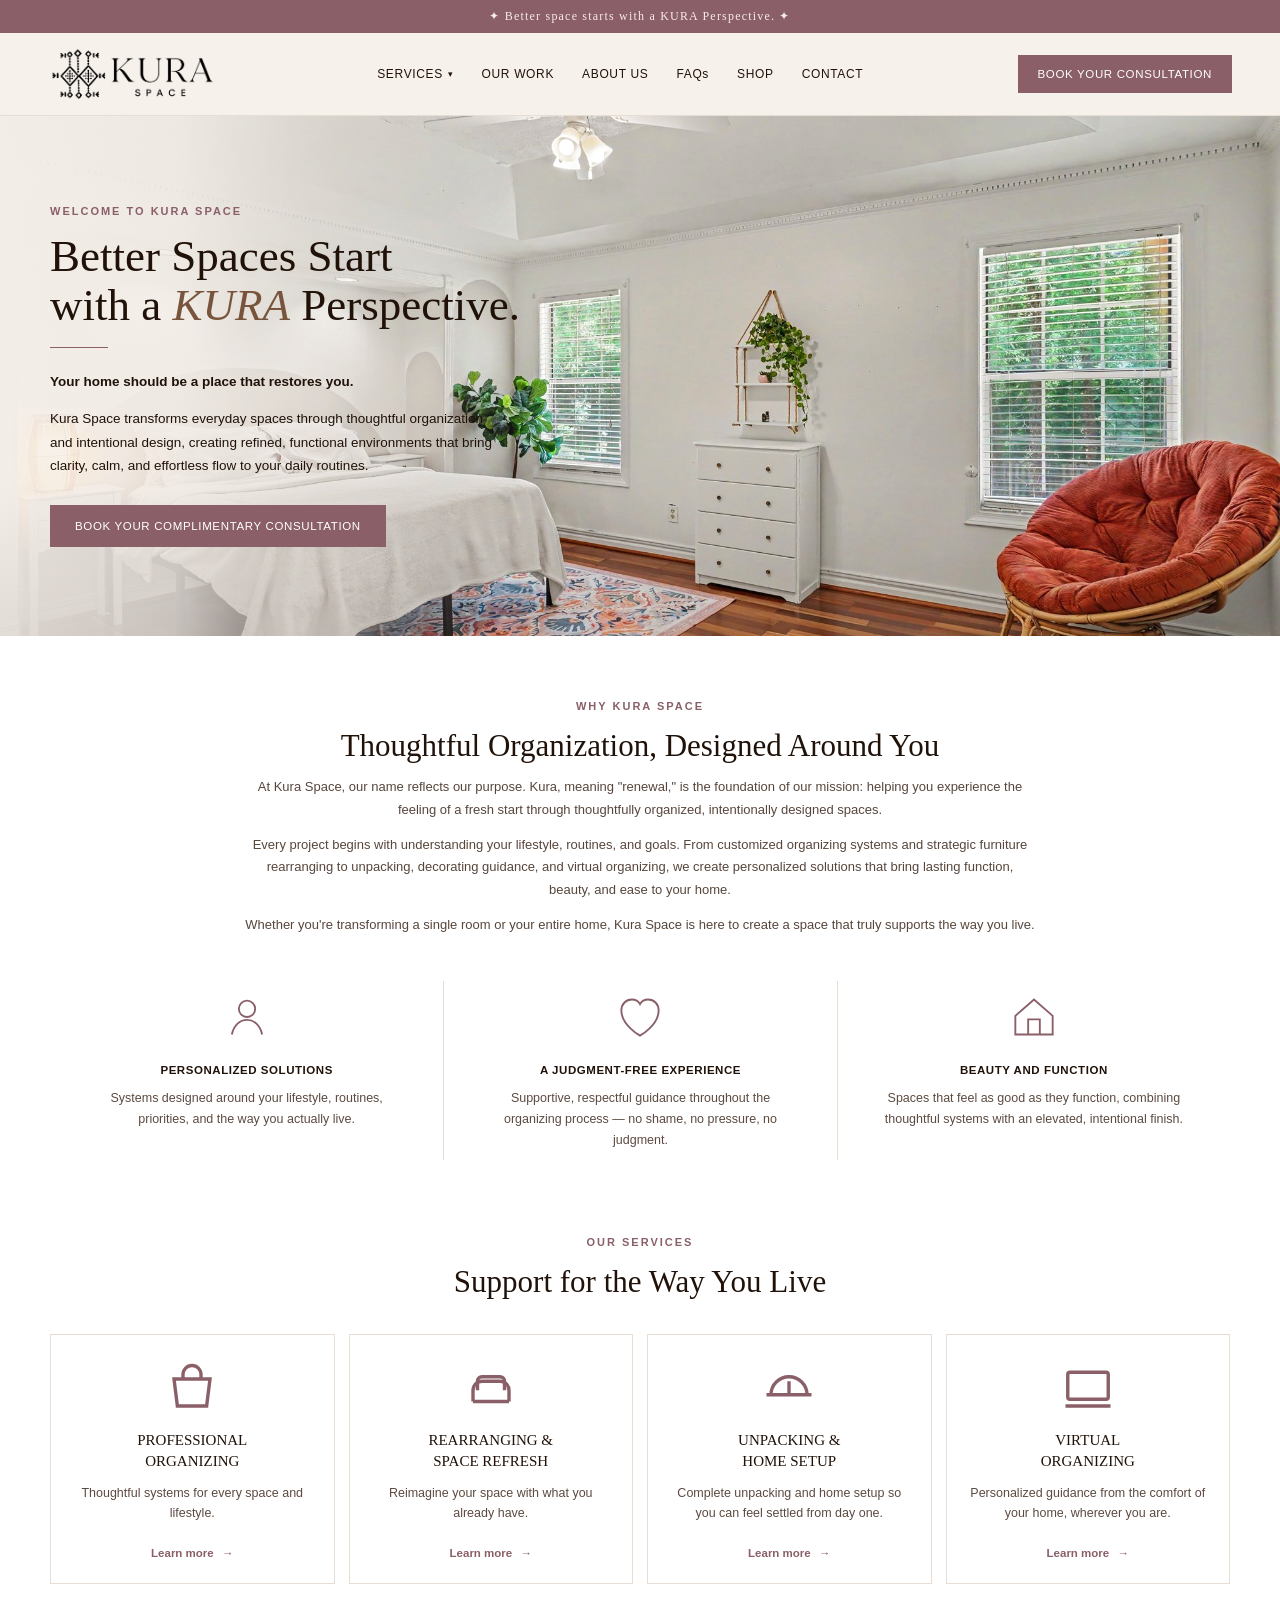
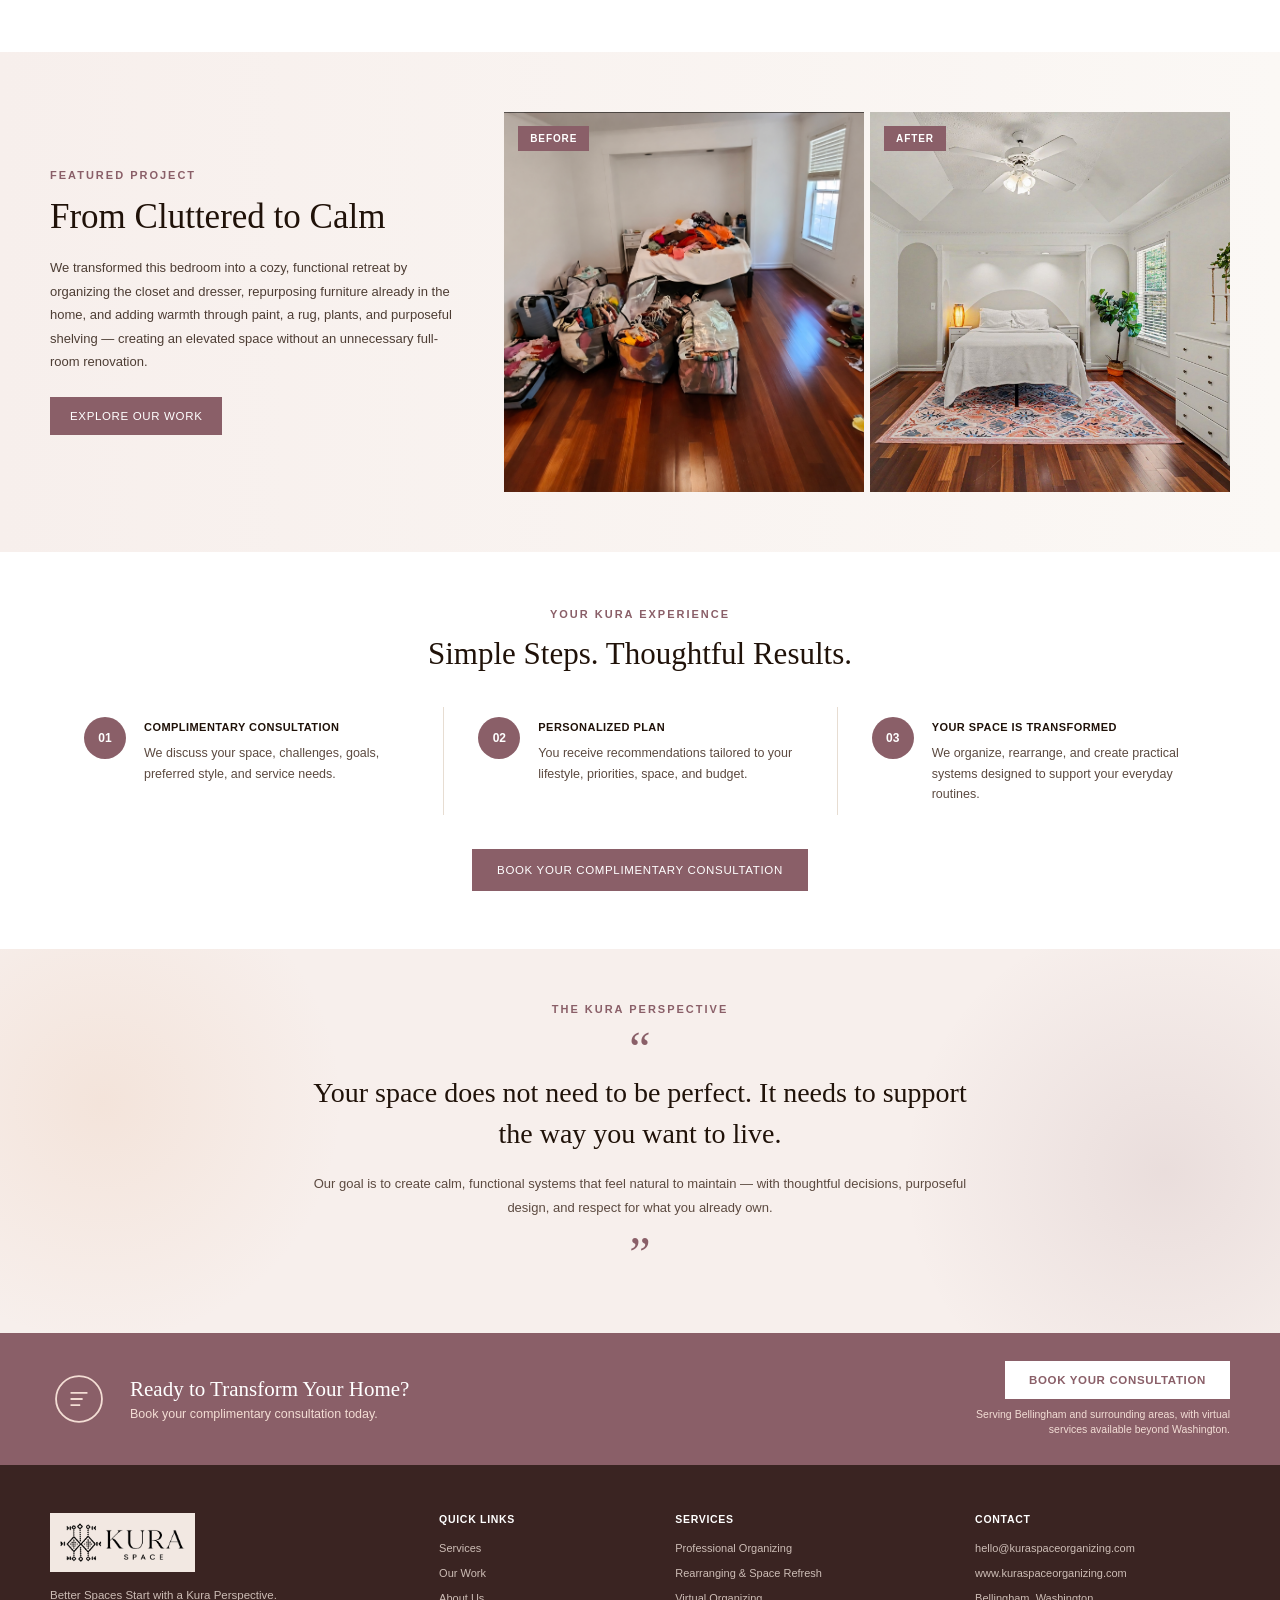
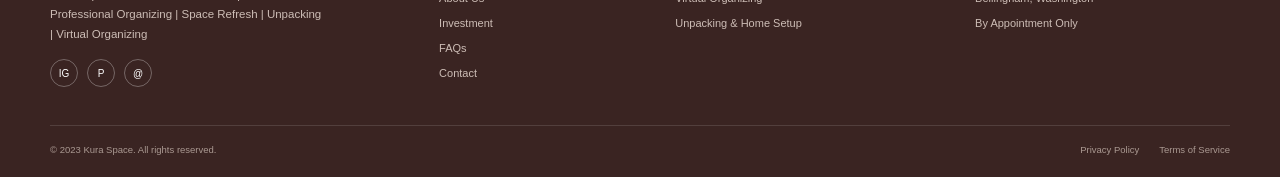
<file: index.html>
<!DOCTYPE html>
<html lang="en">
<head>
  <meta charset="UTF-8">
  <meta name="viewport" content="width=device-width, initial-scale=1.0">
  <title>Kura Space — Better Spaces Start with a KURA Perspective</title>
  <link rel="stylesheet" href="styles.css">
  <style>
    /* Hero fade override: keep text readable but reveal much more of the photo */
    .hero-fade{
      background:linear-gradient(90deg,
        rgba(247,241,236,.95) 0%,
        rgba(247,241,236,.85) 14%,
        rgba(247,241,236,.4) 26%,
        rgba(247,241,236,.1) 36%,
        rgba(247,241,236,0) 44%) !important;
    }
    @media (max-width:760px){
      /* On phones the text block is taller than any fixed-height gradient can predict,
         so instead of fading the photo, give the text its own readable card and let
         the photo show fully everywhere else around it. */
      .hero-fade{
        background:none !important;
      }
      .hero-shade{
        background:linear-gradient(0deg,rgba(20,12,6,.12),transparent 22%) !important;
      }
      .hero-content{
        background:rgba(247,241,236,.94) !important;
        border-radius:16px !important;
        margin:18px !important;
        padding:26px 20px !important;
        width:auto !important;
        max-width:none !important;
        box-shadow:0 8px 24px rgba(20,12,6,.12);
      }
    }
  </style>
</head>
<body>

  <div class="eyebrow-bar">✦ Better space starts with a KURA Perspective. ✦</div>

  <header class="site-header" id="siteHeader">
    <a href="index.html" class="logo" aria-label="Kura Space — Home">
      <img src="logo-kura-space-horizontal-noir-transparent.png" alt="Kura Space" class="logo-image">
    </a>

    <button class="menu-button" id="menuButton" type="button" aria-label="Open navigation" aria-expanded="false">
      <span></span><span></span><span></span>
    </button>

    <nav class="main-nav" id="mainNav">
      <div class="nav-dropdown">
        <button type="button" class="nav-toggle">SERVICES</button>
        <div class="dropdown-menu">
          <a href="services.html#professional-organizing">Professional Organizing</a>
          <a href="services.html#rearranging-space-refresh">Rearranging &amp; Space Refresh</a>
          <a href="services.html#unpacking-home-setup">Unpacking &amp; Home Setup</a>
          <a href="services.html#virtual-organizing">Virtual Organizing</a>
          <a href="services.html#investment">Investment</a>
        </div>
      </div>
      <a href="our-work.html">OUR WORK</a>
      <a href="about.html">ABOUT US</a>
      <a href="faq.html">FAQs</a>
       <a href="shop.html" class="current">SHOP</a>
      <a href="contact.html">CONTACT</a>
      
    </nav>

    <a href="booking.html" class="cta-btn header-cta">BOOK YOUR CONSULTATION</a>
  </header>

  <section class="hero home-section">
    <img class="hero-photo" src="bckgrd1.jpeg" alt="Organized bedroom by Kura Space">
    <div class="hero-fade"></div>
    <div class="hero-shade"></div>
    <div class="hero-content">
      <div class="hero-eyebrow">WELCOME TO KURA SPACE</div>
      <h1>Better Spaces Start<br>with a <span class="accent">KURA</span> Perspective.</h1>
      <div class="divider"></div>
      <p class="hero-lead">Your home should be a place that restores you.</p>
      <p>Kura Space transforms everyday spaces through thoughtful organization and intentional design, creating refined, functional environments that bring clarity, calm, and effortless flow to your daily routines.</p>
      <a href="booking.html" class="hero-cta">BOOK YOUR COMPLIMENTARY CONSULTATION</a>
    </div>
  </section>

  <section class="home-section why-kura">
    <div class="home-container">
      <div class="section-intro centered">
        <span class="home-eyebrow">WHY KURA SPACE</span>
        <h2>Thoughtful Organization, Designed Around You</h2>
        <p>At Kura Space, our name reflects our purpose. Kura, meaning "renewal," is the foundation of our mission: helping you experience the feeling of a fresh start through thoughtfully organized, intentionally designed spaces.</p>
        <p>Every project begins with understanding your lifestyle, routines, and goals. From customized organizing systems and strategic furniture rearranging to unpacking, decorating guidance, and virtual organizing, we create personalized solutions that bring lasting function, beauty, and ease to your home.</p>
        <p>Whether you're transforming a single room or your entire home, Kura Space is here to create a space that truly supports the way you live.</p>
      </div>

      <div class="why-grid">
        <article class="why-card">
          <div class="line-icon" aria-hidden="true">
            <svg viewBox="0 0 48 48" fill="none" stroke="currentColor" stroke-width="1.6">
              <circle cx="24" cy="17" r="7"></circle>
              <path d="M11 39c1.8-8.2 7-12.5 13-12.5S35.2 30.8 37 39"></path>
            </svg>
          </div>
          <h3>PERSONALIZED SOLUTIONS</h3>
          <p>Systems designed around your lifestyle, routines, priorities, and the way you actually live.</p>
        </article>

        <article class="why-card">
          <div class="line-icon" aria-hidden="true">
            <svg viewBox="0 0 48 48" fill="none" stroke="currentColor" stroke-width="1.6">
              <path d="M24 40S8 31 8 18.5C8 12.7 12.2 9 17 9c3.1 0 5.7 1.6 7 4 1.3-2.4 3.9-4 7-4 4.8 0 9 3.7 9 9.5C40 31 24 40 24 40Z"></path>
            </svg>
          </div>
          <h3>A JUDGMENT-FREE EXPERIENCE</h3>
          <p>Supportive, respectful guidance throughout the organizing process — no shame, no pressure, no judgment.</p>
        </article>

        <article class="why-card">
          <div class="line-icon" aria-hidden="true">
            <svg viewBox="0 0 48 48" fill="none" stroke="currentColor" stroke-width="1.6">
              <path d="M8 23 24 9l16 14v16H8V23Z"></path>
              <path d="M19 39V26h10v13"></path>
            </svg>
          </div>
          <h3>BEAUTY AND FUNCTION</h3>
          <p>Spaces that feel as good as they function, combining thoughtful systems with an elevated, intentional finish.</p>
        </article>
      </div>
    </div>
  </section>

  <section class="home-section home-services">
    <div class="home-container">
      <div class="section-intro centered compact">
        <span class="home-eyebrow">OUR SERVICES</span>
        <h2>Support for the Way You Live</h2>
      </div>

      <div class="home-service-scroller" aria-label="Kura Space services">
        <article class="home-service-card">
          <div class="service-card-icon">
            <svg viewBox="0 0 24 24" fill="none" stroke="currentColor" stroke-width="1.5"><path d="M4 8h16l-1.5 12h-13L4 8z"></path><path d="M8 8V6a4 4 0 0 1 8 0v2"></path></svg>
          </div>
          <h3>PROFESSIONAL<br>ORGANIZING</h3>
          <p>Thoughtful systems for every space and lifestyle.</p>
          <a href="services.html#professional-organizing">Learn more <span>→</span></a>
        </article>

        <article class="home-service-card">
          <div class="service-card-icon">
            <svg viewBox="0 0 24 24" fill="none" stroke="currentColor" stroke-width="1.5"><path d="M4 18v-5a4 4 0 0 1 4-4h8a4 4 0 0 1 4 4v5"></path><path d="M4 18h16"></path><path d="M6 13V9a2 2 0 0 1 2-2h8a2 2 0 0 1 2 2v4"></path></svg>
          </div>
          <h3>REARRANGING &amp;<br>SPACE REFRESH</h3>
          <p>Reimagine your space with what you already have.</p>
          <a href="services.html#rearranging-space-refresh">Learn more <span>→</span></a>
        </article>

        <article class="home-service-card">
          <div class="service-card-icon">
            <svg viewBox="0 0 24 24" fill="none" stroke="currentColor" stroke-width="1.5"><path d="M4 15a8 8 0 0 1 16 0"></path><path d="M2 15h20"></path><path d="M12 15V9"></path></svg>
          </div>
          <h3>UNPACKING &amp;<br>HOME SETUP</h3>
          <p>Complete unpacking and home setup so you can feel settled from day one.</p>
          <a href="services.html#unpacking-home-setup">Learn more <span>→</span></a>
        </article>

        <article class="home-service-card">
          <div class="service-card-icon">
            <svg viewBox="0 0 24 24" fill="none" stroke="currentColor" stroke-width="1.5"><rect x="3" y="5" width="18" height="12" rx="1"></rect><path d="M2 20h20"></path></svg>
          </div>
          <h3>VIRTUAL<br>ORGANIZING</h3>
          <p>Personalized guidance from the comfort of your home, wherever you are.</p>
          <a href="services.html#virtual-organizing">Learn more <span>→</span></a>
        </article>
      </div>

      <div class="mobile-scroll-hint" aria-hidden="true">Swipe to explore services →</div>
    </div>
  </section>

  <section class="home-section featured-home-project">
    <div class="home-container featured-project-grid">
      <div class="featured-copy">
        <span class="home-eyebrow">FEATURED PROJECT</span>
        <h2>From Cluttered to Calm</h2>
        <p>We transformed this bedroom into a cozy, functional retreat by organizing the closet and dresser, repurposing furniture already in the home, and adding warmth through paint, a rug, plants, and purposeful shelving — creating an elevated space without an unnecessary full-room renovation.</p>
        <a href="our-work.html" class="outline-action">EXPLORE OUR WORK</a>
      </div>

      <div class="before-after-grid">
        <figure class="before-after-card">
          <img src="before.jpeg" alt="Bedroom before Kura Space organization">
          <figcaption>BEFORE</figcaption>
        </figure>
        <figure class="before-after-card">
          <img src="after.jpeg" alt="Bedroom after Kura Space organization">
          <figcaption>AFTER</figcaption>
        </figure>
      </div>
    </div>
  </section>

  <section class="home-section experience-section">
    <div class="home-container">
      <div class="section-intro centered compact">
        <span class="home-eyebrow">YOUR KURA EXPERIENCE</span>
        <h2>Simple Steps. Thoughtful Results.</h2>
      </div>

      <div class="experience-grid">
        <article class="experience-step">
          <span class="step-number">01</span>
          <div>
            <h3>COMPLIMENTARY CONSULTATION</h3>
            <p>We discuss your space, challenges, goals, preferred style, and service needs.</p>
          </div>
        </article>

        <article class="experience-step">
          <span class="step-number">02</span>
          <div>
            <h3>PERSONALIZED PLAN</h3>
            <p>You receive recommendations tailored to your lifestyle, priorities, space, and budget.</p>
          </div>
        </article>

        <article class="experience-step">
          <span class="step-number">03</span>
          <div>
            <h3>YOUR SPACE IS TRANSFORMED</h3>
            <p>We organize, rearrange, and create practical systems designed to support your everyday routines.</p>
          </div>
        </article>
      </div>

      <div class="experience-cta-wrap">
        <a href="booking.html" class="hero-cta experience-cta">BOOK YOUR COMPLIMENTARY CONSULTATION</a>
      </div>
    </div>
  </section>

  <section class="home-section brand-message">
    <div class="brand-message-inner">
      <span class="home-eyebrow">THE KURA PERSPECTIVE</span>
      <div class="brand-quote-mark">“</div>
      <h2>Your space does not need to be perfect. It needs to support the way you want to live.</h2>
      <p>Our goal is to create calm, functional systems that feel natural to maintain — with thoughtful decisions, purposeful design, and respect for what you already own.</p>
      <div class="brand-quote-mark closing">”</div>
    </div>
  </section>

  <section class="home-section final-cta">
    <div class="home-container final-cta-inner">
      <div class="final-cta-icon" aria-hidden="true">
        <svg viewBox="0 0 48 48" fill="none" stroke="currentColor" stroke-width="1.5"><circle cx="24" cy="24" r="19"></circle><path d="M17 19h14M17 24h10M17 29h8"></path></svg>
      </div>
      <div class="final-cta-copy">
        <h2>Ready to Transform Your Home?</h2>
        <p>Book your complimentary consultation today.</p>
      </div>
      <div class="final-cta-action">
        <a href="booking.html">BOOK YOUR CONSULTATION</a>
        <span>Serving Bellingham and surrounding areas, with virtual services available beyond Washington.</span>
      </div>
    </div>
  </section>

  <footer class="site-footer">
    <div class="footer-grid">
      <div class="footer-brand">
        <a href="index.html" class="footer-logo-link">
          <img src="logo-kura-space-horizontal-noir-transparent.png" alt="Kura Space" class="footer-logo">
        </a>
        <p>Better Spaces Start with a Kura Perspective.<br>Professional Organizing | Space Refresh | Unpacking | Virtual Organizing</p>
        <div class="social-row" aria-label="Social media">
          <a href="#" aria-label="Instagram">IG</a>
          <a href="#" aria-label="Pinterest">P</a>
          <a href="mailto:hello@kuraspaceorganizing.com" aria-label="Email">@</a>
        </div>
      </div>

      <div class="footer-column">
        <h3>QUICK LINKS</h3>
        <a href="services.html">Services</a>
        <a href="our-work.html">Our Work</a>
        <a href="about.html">About Us</a>
        <a href="services.html#investment">Investment</a>
        <a href="faq.html">FAQs</a>
        <a href="contact.html">Contact</a>
      </div>

      <div class="footer-column">
        <h3>SERVICES</h3>
        <a href="services.html#professional-organizing">Professional Organizing</a>
        <a href="services.html#rearranging-space-refresh">Rearranging &amp; Space Refresh</a>
        <a href="services.html#virtual-organizing">Virtual Organizing</a>
        <a href="services.html#unpacking-home-setup">Unpacking &amp; Home Setup</a>
      </div>

      <div class="footer-column footer-contact">
        <h3>CONTACT</h3>
        <a href="mailto:hello@kuraspaceorganizing.com">hello@kuraspaceorganizing.com</a>
        <a href="https://www.kuraspaceorganizing.com">www.kuraspaceorganizing.com</a>
        <!-- Add phone number here later -->
        <span>Bellingham, Washington</span>
        <span>By Appointment Only</span>
      </div>
    </div>

    <div class="footer-bottom">
      <span>© 2023 Kura Space. All rights reserved.</span>
      <div>
        <a href="#">Privacy Policy</a>
        <a href="#">Terms of Service</a>
      </div>
    </div>
  </footer>

  <a href="booking.html" class="mobile-booking-bar">BOOK YOUR CONSULTATION</a>

  <script>
    (function () {
      const header = document.getElementById('siteHeader');
      const button = document.getElementById('menuButton');

      button.addEventListener('click', function () {
        const isOpen = header.classList.toggle('mobile-open');
        button.setAttribute('aria-expanded', String(isOpen));
        button.setAttribute('aria-label', isOpen ? 'Close navigation' : 'Open navigation');
      });

      document.querySelectorAll('.main-nav a').forEach(function (link) {
        link.addEventListener('click', function () {
          header.classList.remove('mobile-open');
          button.setAttribute('aria-expanded', 'false');
        });
      });
    })();
  </script>

</body>
</html>
</file>
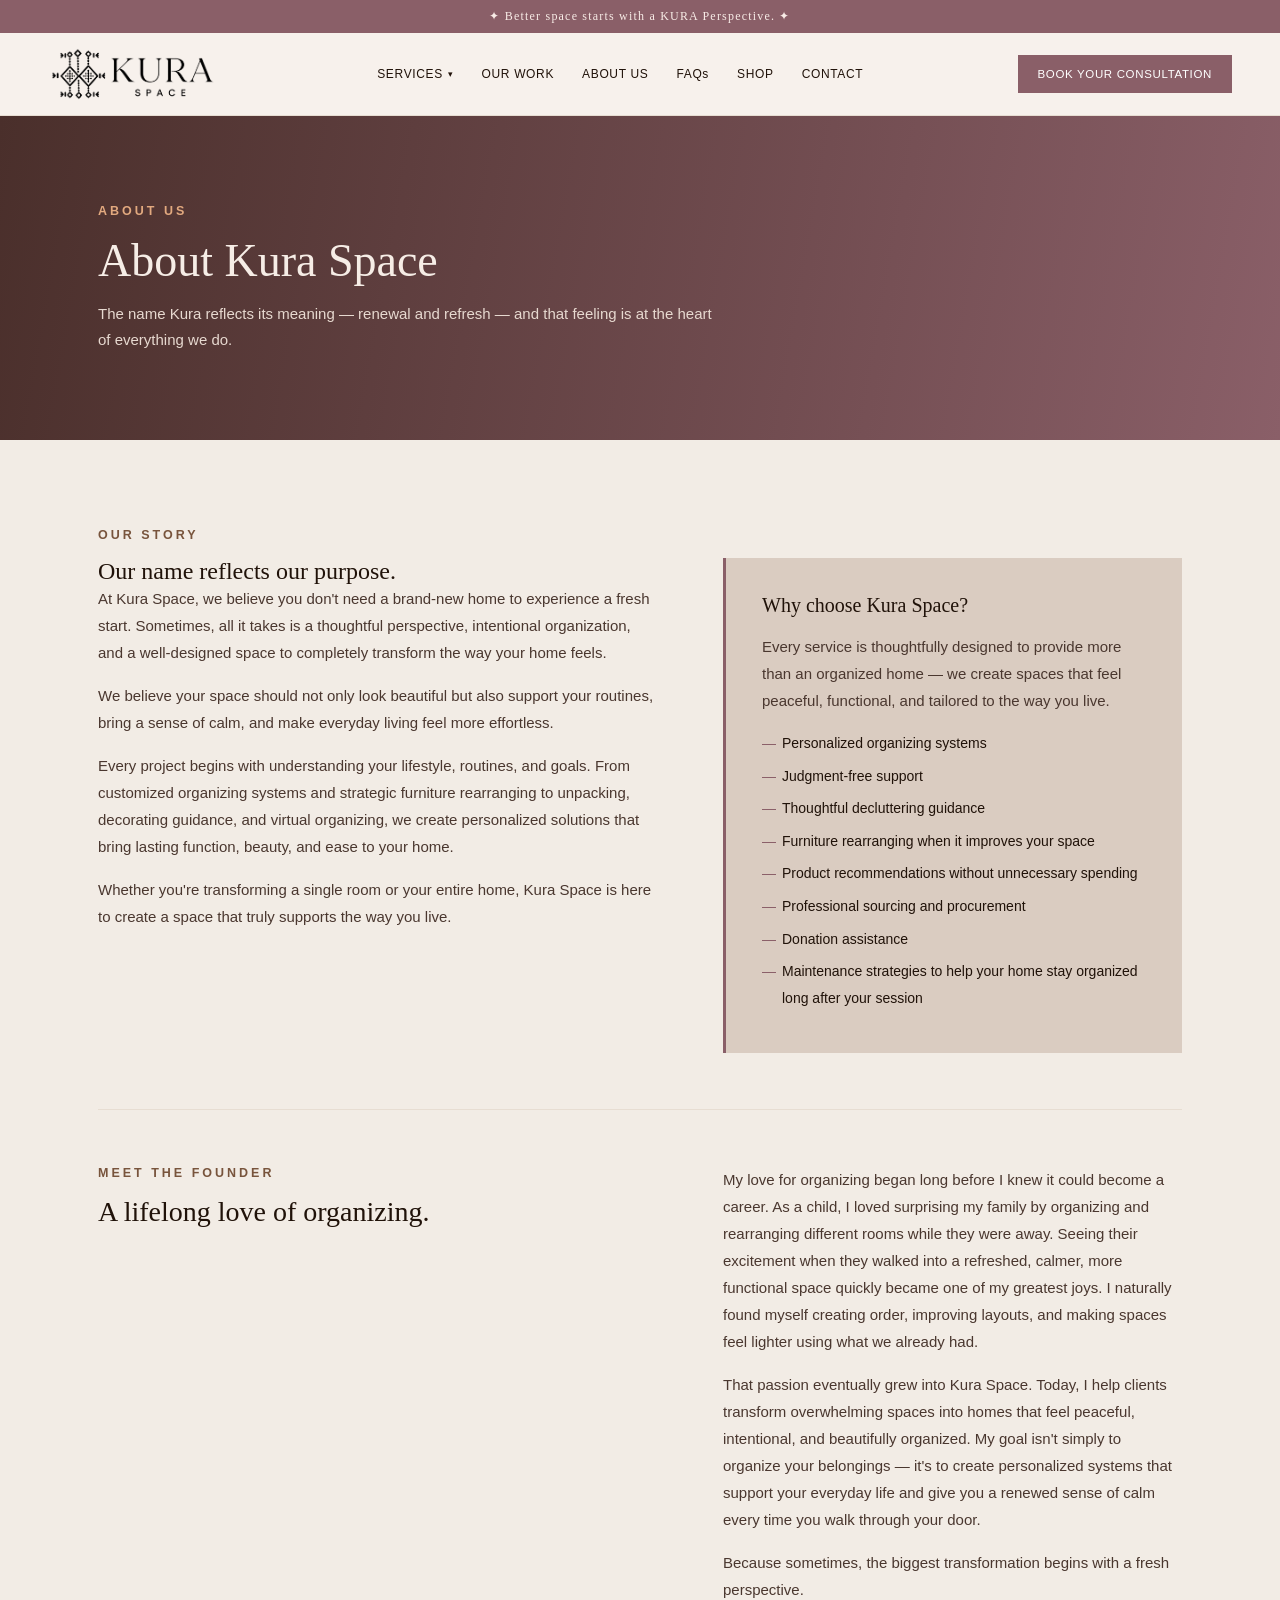
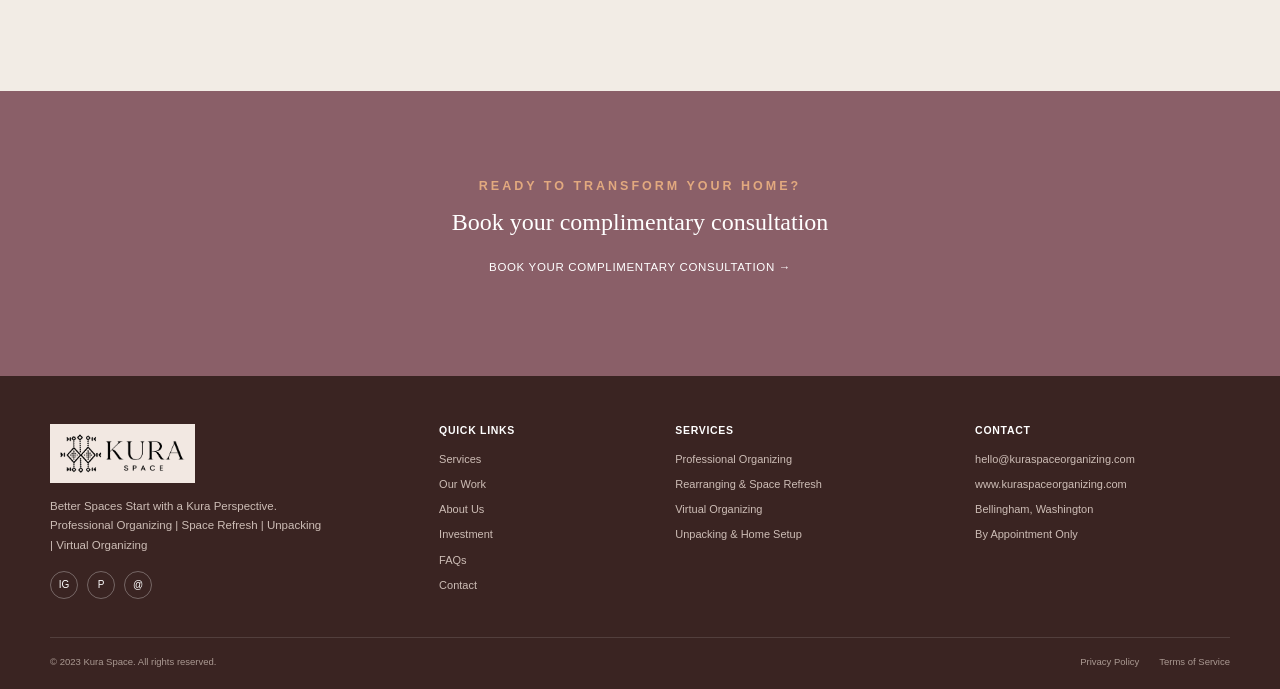
<file: about.html>
<!DOCTYPE html>
<html lang="fr">
<head>
<meta charset="UTF-8">
<meta name="viewport" content="width=device-width, initial-scale=1.0">
<title>About — Kura Space</title>
<link rel="stylesheet" href="styles.css">
</head>
<body>

  <div class="eyebrow-bar">✦ Better space starts with a KURA Perspective. ✦</div>

  <header class="site-header" id="siteHeader">
    <a href="index.html" class="logo" aria-label="Kura Space — Home">
      <img src="logo-kura-space-horizontal-noir-transparent.png" alt="Kura Space" class="logo-image">
    </a>

    <button class="menu-button" id="menuButton" type="button" aria-label="Open navigation" aria-expanded="false">
      <span></span><span></span><span></span>
    </button>

    <nav class="main-nav" id="mainNav">
      <div class="nav-dropdown">
        <button type="button" class="nav-toggle">SERVICES</button>
      <div class="dropdown-menu">
        <a href="services.html#professional-organizing">Professional Organizing</a>
        <a href="services.html#rearranging-space-refresh">Rearranging &amp; Space Refresh</a>
        <a href="services.html#unpacking-home-setup">Unpacking &amp; Home Setup</a>
        <a href="services.html#virtual-organizing">Virtual Organizing</a>
        <a href="services.html#investment">Investment</a>
      </div>
      </div>
      <a href="our-work.html">OUR WORK</a>
      <a href="about.html" class="current">ABOUT US</a>
      <a href="faq.html">FAQs</a>
       <a href="shop.html" class="current">SHOP</a>
      <a href="contact.html">CONTACT</a>
     
    </nav>
    <a href="booking.html" class="cta-btn header-cta">BOOK YOUR CONSULTATION</a>
  </header>

  <section class="page-header">
    <div class="wrap">
      <div class="eyebrow">ABOUT US</div>
      <h1>About Kura Space</h1>
      <p>The name Kura reflects its meaning &mdash; renewal and refresh &mdash; and that feeling is at the heart of everything we do.</p>
    </div>
  </section>

  <section class="about" id="about">
    <div class="wrap">
      <div class="eyebrow">OUR STORY</div>
      <div class="grid">
        <div>
          <h2>Our name reflects our purpose.</h2>
          <p class="lede">At Kura Space, we believe you don't need a brand-new home to experience a fresh start. Sometimes, all it takes is a thoughtful perspective, intentional organization, and a well-designed space to completely transform the way your home feels.</p>
          <p class="lede" style="margin-top:16px;">We believe your space should not only look beautiful but also support your routines, bring a sense of calm, and make everyday living feel more effortless.</p>
          <p class="lede" style="margin-top:16px;">Every project begins with understanding your lifestyle, routines, and goals. From customized organizing systems and strategic furniture rearranging to unpacking, decorating guidance, and virtual organizing, we create personalized solutions that bring lasting function, beauty, and ease to your home.</p>
          <p class="lede" style="margin-top:16px;">Whether you're transforming a single room or your entire home, Kura Space is here to create a space that truly supports the way you live.</p>
        </div>
        <div class="why-box">
          <h3>Why choose Kura Space?</h3>
          <p class="lede" style="margin-bottom:16px;">Every service is thoughtfully designed to provide more than an organized home &mdash; we create spaces that feel peaceful, functional, and tailored to the way you live.</p>
          <ul>
            <li>Personalized organizing systems</li>
            <li>Judgment-free support</li>
            <li>Thoughtful decluttering guidance</li>
            <li>Furniture rearranging when it improves your space</li>
            <li>Product recommendations without unnecessary spending</li>
            <li>Professional sourcing and procurement</li>
            <li>Donation assistance</li>
            <li>Maintenance strategies to help your home stay organized long after your session</li>
          </ul>
        </div>
      </div>

      <div class="founder-box grid">
        <div>
          <div class="eyebrow">MEET THE FOUNDER</div>
          <h2 style="font-size:28px;">A lifelong love of organizing.</h2>
        </div>
        <div>
          <p class="lede">My love for organizing began long before I knew it could become a career. As a child, I loved surprising my family by organizing and rearranging different rooms while they were away. Seeing their excitement when they walked into a refreshed, calmer, more functional space quickly became one of my greatest joys. I naturally found myself creating order, improving layouts, and making spaces feel lighter using what we already had.</p>
          <p class="lede" style="margin-top:16px;">That passion eventually grew into Kura Space. Today, I help clients transform overwhelming spaces into homes that feel peaceful, intentional, and beautifully organized. My goal isn't simply to organize your belongings &mdash; it's to create personalized systems that support your everyday life and give you a renewed sense of calm every time you walk through your door.</p>
          <p class="lede" style="margin-top:16px;">Because sometimes, the biggest transformation begins with a fresh perspective.</p>
        </div>
      </div>
    </div>
  </section>

  <section class="contact">
    <div class="wrap">
      <div class="eyebrow" style="color:var(--peach);">READY TO TRANSFORM YOUR HOME?</div>
      <h2>Book your complimentary consultation</h2>
      <a href="booking.html" class="hero-cta" style="margin-top:10px;">BOOK YOUR COMPLIMENTARY CONSULTATION &rarr;</a>
    </div>
  </section>

  <footer class="site-footer">
    <div class="footer-grid">
      <div class="footer-brand">
        <a href="index.html" class="footer-logo-link">
          <img src="logo-kura-space-horizontal-noir-transparent.png" alt="Kura Space" class="footer-logo">
        </a>
        <p>Better Spaces Start with a Kura Perspective.<br>Professional Organizing | Space Refresh | Unpacking | Virtual Organizing</p>
        <div class="social-row" aria-label="Social media">
          <a href="#" aria-label="Instagram">IG</a>
          <a href="#" aria-label="Pinterest">P</a>
          <a href="mailto:hello@kuraspaceorganizing.com" aria-label="Email">@</a>
        </div>
      </div>

      <div class="footer-column">
        <h3>QUICK LINKS</h3>
        <a href="services.html">Services</a>
        <a href="our-work.html">Our Work</a>
        <a href="about.html">About Us</a>
        <a href="services.html#investment">Investment</a>
        <a href="faq.html">FAQs</a>
        <a href="contact.html">Contact</a>
      </div>

      <div class="footer-column">
        <h3>SERVICES</h3>
        <a href="services.html#professional-organizing">Professional Organizing</a>
        <a href="services.html#rearranging-space-refresh">Rearranging &amp; Space Refresh</a>
        <a href="services.html#virtual-organizing">Virtual Organizing</a>
        <a href="services.html#unpacking-home-setup">Unpacking &amp; Home Setup</a>
      </div>

      <div class="footer-column footer-contact">
        <h3>CONTACT</h3>
        <a href="mailto:hello@kuraspaceorganizing.com">hello@kuraspaceorganizing.com</a>
        <a href="https://www.kuraspaceorganizing.com">www.kuraspaceorganizing.com</a>
        <!-- Add phone number here later -->
        <span>Bellingham, Washington</span>
        <span>By Appointment Only</span>
      </div>
    </div>

    <div class="footer-bottom">
      <span>© 2023 Kura Space. All rights reserved.</span>
      <div>
        <a href="#">Privacy Policy</a>
        <a href="#">Terms of Service</a>
      </div>
    </div>
  </footer>

  <a href="booking.html" class="mobile-booking-bar">BOOK YOUR CONSULTATION</a>

  <script>
    (function () {
      const header = document.getElementById('siteHeader');
      const button = document.getElementById('menuButton');

      button.addEventListener('click', function () {
        const isOpen = header.classList.toggle('mobile-open');
        button.setAttribute('aria-expanded', String(isOpen));
        button.setAttribute('aria-label', isOpen ? 'Close navigation' : 'Open navigation');
      });

      document.querySelectorAll('.main-nav a').forEach(function (link) {
        link.addEventListener('click', function () {
          header.classList.remove('mobile-open');
          button.setAttribute('aria-expanded', 'false');
        });
      });
    })();
  </script>

</body>
</html>
</file>
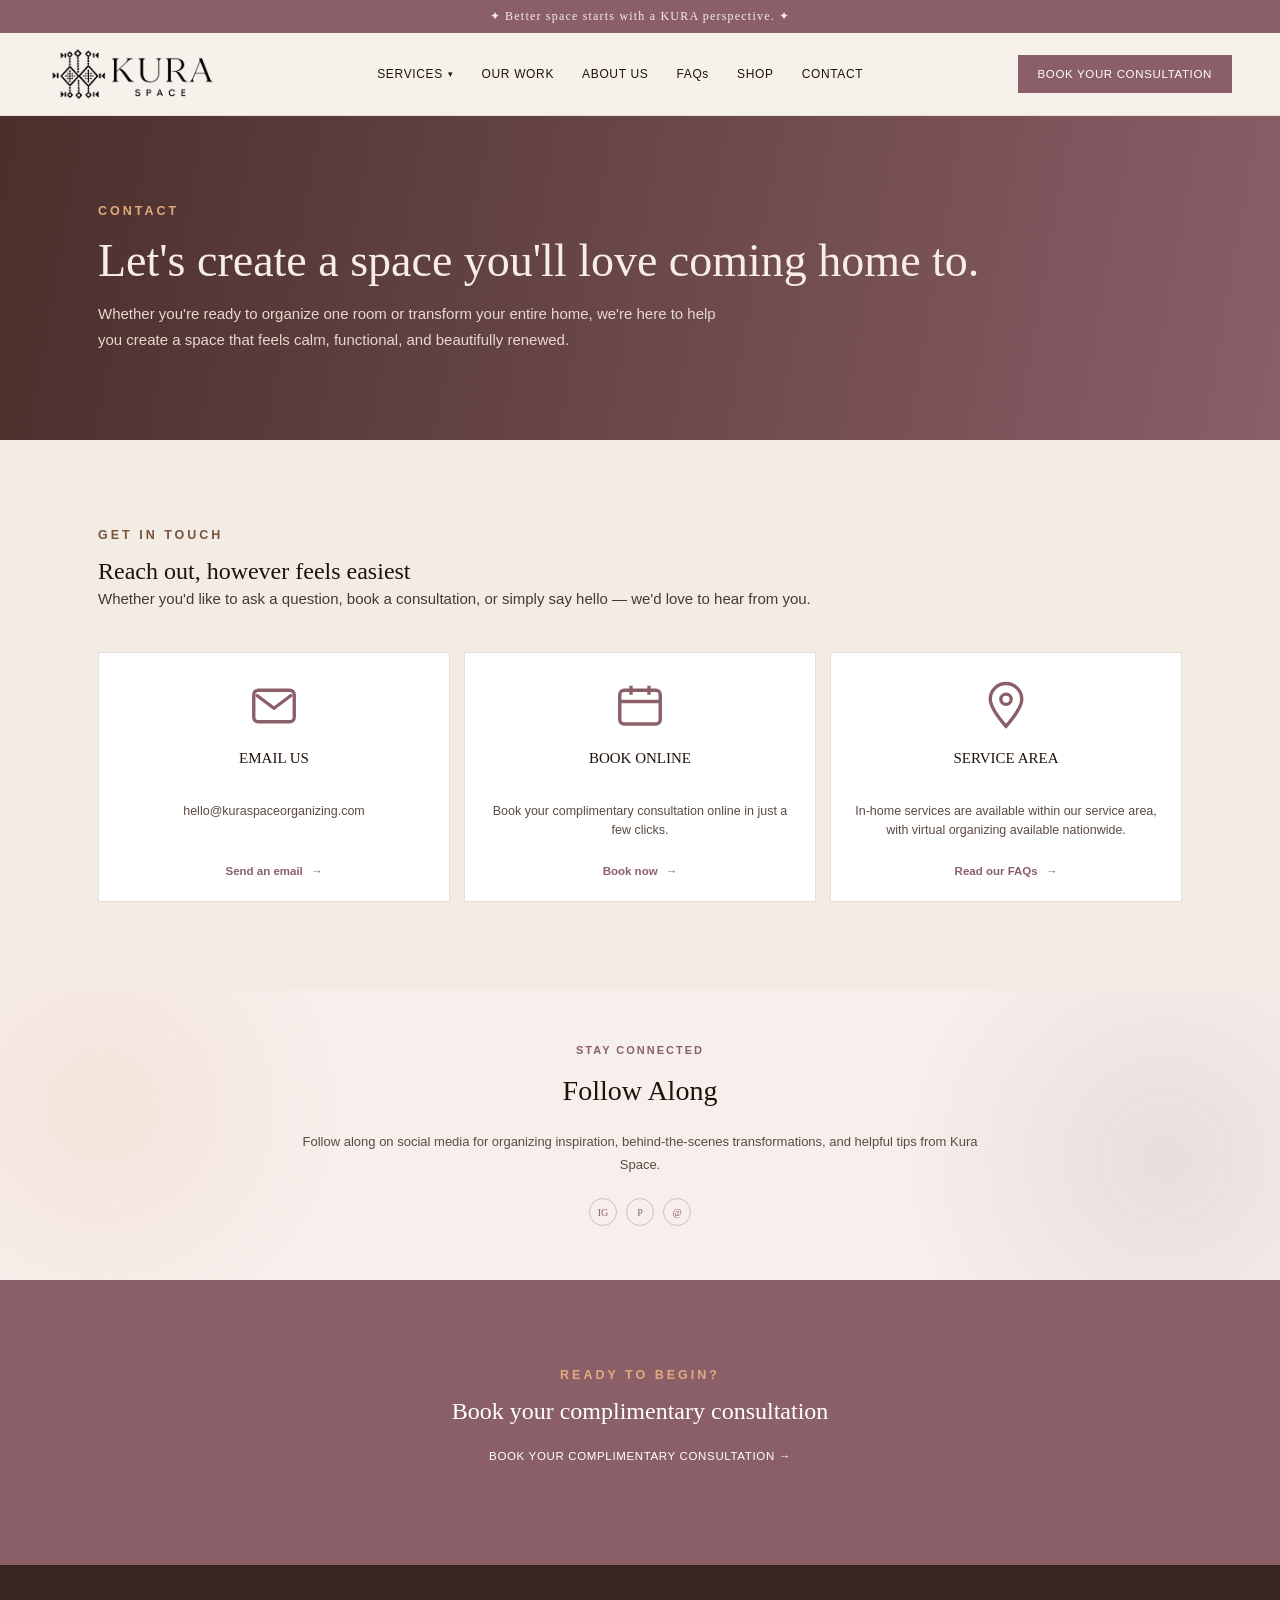
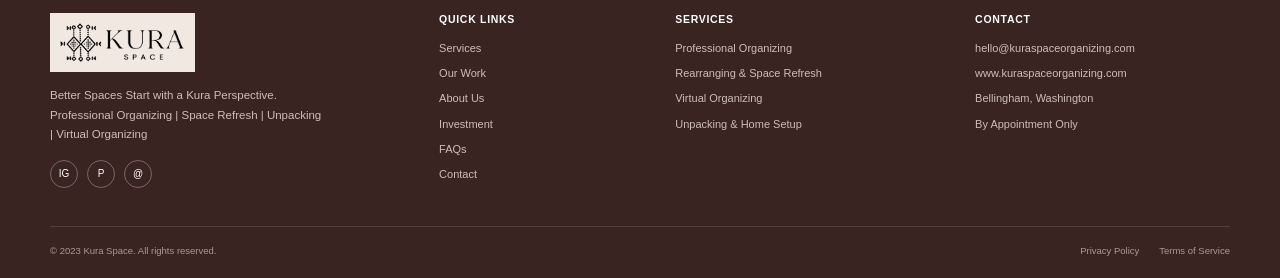
<file: contact.html>
<!DOCTYPE html>
<html lang="fr">
<head>
<meta charset="UTF-8">
<meta name="viewport" content="width=device-width, initial-scale=1.0">
<title>Contact — Kura Space</title>
<link rel="stylesheet" href="styles.css">
</head>
<body>

  <div class="eyebrow-bar">✦ Better space starts with a KURA perspective. ✦</div>

  <header class="site-header" id="siteHeader">
    <a href="index.html" class="logo" aria-label="Kura Space — Home">
      <img src="logo-kura-space-horizontal-noir-transparent.png" alt="Kura Space" class="logo-image">
    </a>

    <button class="menu-button" id="menuButton" type="button" aria-label="Open navigation" aria-expanded="false">
      <span></span><span></span><span></span>
    </button>

    <nav class="main-nav" id="mainNav">
      <div class="nav-dropdown">
        <button type="button" class="nav-toggle">SERVICES</button>
        <div class="dropdown-menu">
          <a href="services.html#professional-organizing">Professional Organizing</a>
          <a href="services.html#rearranging-space-refresh">Rearranging &amp; Space Refresh</a>
          <a href="services.html#unpacking-home-setup">Unpacking &amp; Home Setup</a>
          <a href="services.html#virtual-organizing">Virtual Organizing</a>
          <a href="services.html#investment">Investment</a>
        </div>
      </div>
      <a href="our-work.html">OUR WORK</a>
      <a href="about.html">ABOUT US</a>
      <a href="faq.html">FAQs</a>
       <a href="shop.html" class="current">SHOP</a>
      <a href="contact.html">CONTACT</a>
     
    </nav>

    <a href="booking.html" class="cta-btn header-cta">BOOK YOUR CONSULTATION</a>
  </header>

  <section class="page-header">
    <div class="wrap">
      <div class="eyebrow">CONTACT</div>
      <h1>Let's create a space you'll love coming home to.</h1>
      <p>Whether you're ready to organize one room or transform your entire home, we're here to help you create a space that feels calm, functional, and beautifully renewed.</p>
    </div>
  </section>

  <section>
    <div class="wrap">
      <div class="eyebrow">GET IN TOUCH</div>
      <h2>Reach out, however feels easiest</h2>
      <p class="lede" style="margin-bottom:40px;">Whether you'd like to ask a question, book a consultation, or simply say hello &mdash; we'd love to hear from you.</p>

      <div class="contact-methods">
        <article class="home-service-card">
          <div class="service-card-icon">
            <svg viewBox="0 0 24 24" fill="none" stroke="currentColor" stroke-width="1.5"><rect x="3" y="5" width="18" height="14" rx="2"></rect><path d="M4 7l8 6 8-6"></path></svg>
          </div>
          <h3>EMAIL US</h3>
          <p>hello@kuraspaceorganizing.com</p>
          <a href="mailto:hello@kuraspaceorganizing.com">Send an email <span>→</span></a>
        </article>

        <article class="home-service-card">
          <div class="service-card-icon">
            <svg viewBox="0 0 24 24" fill="none" stroke="currentColor" stroke-width="1.5"><rect x="3" y="5" width="18" height="15" rx="2"></rect><path d="M3 10h18M8 3v4M16 3v4"></path></svg>
          </div>
          <h3>BOOK ONLINE</h3>
          <p>Book your complimentary consultation online in just a few clicks.</p>
          <a href="booking.html">Book now <span>→</span></a>
        </article>

        <article class="home-service-card">
          <div class="service-card-icon">
            <svg viewBox="0 0 24 24" fill="none" stroke="currentColor" stroke-width="1.5"><path d="M12 21s7-7.5 7-12a7 7 0 1 0-14 0c0 4.5 7 12 7 12z"></path><circle cx="12" cy="9" r="2.3"></circle></svg>
          </div>
          <h3>SERVICE AREA</h3>
          <p>In-home services are available within our service area, with virtual organizing available nationwide.</p>
          <a href="faq.html">Read our FAQs <span>→</span></a>
        </article>
      </div>
    </div>
  </section>

  <section class="home-section brand-message">
    <div class="brand-message-inner">
      <span class="home-eyebrow">STAY CONNECTED</span>
      <h2>Follow Along</h2>
      <p>Follow along on social media for organizing inspiration, behind-the-scenes transformations, and helpful tips from Kura Space.</p>
      <div class="social-row light center">
        <a href="#" aria-label="Instagram">IG</a>
        <a href="#" aria-label="Pinterest">P</a>
        <a href="mailto:hello@kuraspaceorganizing.com" aria-label="Email">@</a>
      </div>
    </div>
  </section>

  <section class="contact">
    <div class="wrap">
      <div class="eyebrow" style="color:var(--peach);">READY TO BEGIN?</div>
      <h2>Book your complimentary consultation</h2>
      <a href="booking.html" class="hero-cta" style="margin-top:10px;">BOOK YOUR COMPLIMENTARY CONSULTATION &rarr;</a>
    </div>
  </section>

  <footer class="site-footer">
    <div class="footer-grid">
      <div class="footer-brand">
        <a href="index.html" class="footer-logo-link">
          <img src="logo-kura-space-horizontal-noir-transparent.png" alt="Kura Space" class="footer-logo">
        </a>
        <p>Better Spaces Start with a Kura Perspective.<br>Professional Organizing | Space Refresh | Unpacking | Virtual Organizing</p>
        <div class="social-row" aria-label="Social media">
          <a href="#" aria-label="Instagram">IG</a>
          <a href="#" aria-label="Pinterest">P</a>
          <a href="mailto:hello@kuraspaceorganizing.com" aria-label="Email">@</a>
        </div>
      </div>

      <div class="footer-column">
        <h3>QUICK LINKS</h3>
        <a href="services.html">Services</a>
        <a href="our-work.html">Our Work</a>
        <a href="about.html">About Us</a>
        <a href="services.html#investment">Investment</a>
        <a href="faq.html">FAQs</a>
        <a href="contact.html">Contact</a>
      </div>

      <div class="footer-column">
        <h3>SERVICES</h3>
        <a href="services.html#professional-organizing">Professional Organizing</a>
        <a href="services.html#rearranging-space-refresh">Rearranging &amp; Space Refresh</a>
        <a href="services.html#virtual-organizing">Virtual Organizing</a>
        <a href="services.html#unpacking-home-setup">Unpacking &amp; Home Setup</a>
      </div>

      <div class="footer-column footer-contact">
        <h3>CONTACT</h3>
        <a href="mailto:hello@kuraspaceorganizing.com">hello@kuraspaceorganizing.com</a>
        <a href="https://www.kuraspaceorganizing.com">www.kuraspaceorganizing.com</a>
        <!-- Add phone number here later -->
        <span>Bellingham, Washington</span>
        <span>By Appointment Only</span>
      </div>
    </div>

    <div class="footer-bottom">
      <span>© 2023 Kura Space. All rights reserved.</span>
      <div>
        <a href="#">Privacy Policy</a>
        <a href="#">Terms of Service</a>
      </div>
    </div>
  </footer>

  <a href="booking.html" class="mobile-booking-bar">BOOK YOUR CONSULTATION</a>

  <script>
    (function () {
      const header = document.getElementById('siteHeader');
      const button = document.getElementById('menuButton');

      button.addEventListener('click', function () {
        const isOpen = header.classList.toggle('mobile-open');
        button.setAttribute('aria-expanded', String(isOpen));
        button.setAttribute('aria-label', isOpen ? 'Close navigation' : 'Open navigation');
      });

      document.querySelectorAll('.main-nav a').forEach(function (link) {
        link.addEventListener('click', function () {
          header.classList.remove('mobile-open');
          button.setAttribute('aria-expanded', 'false');
        });
      });
    })();
  </script>

</body>
</html>
</file>
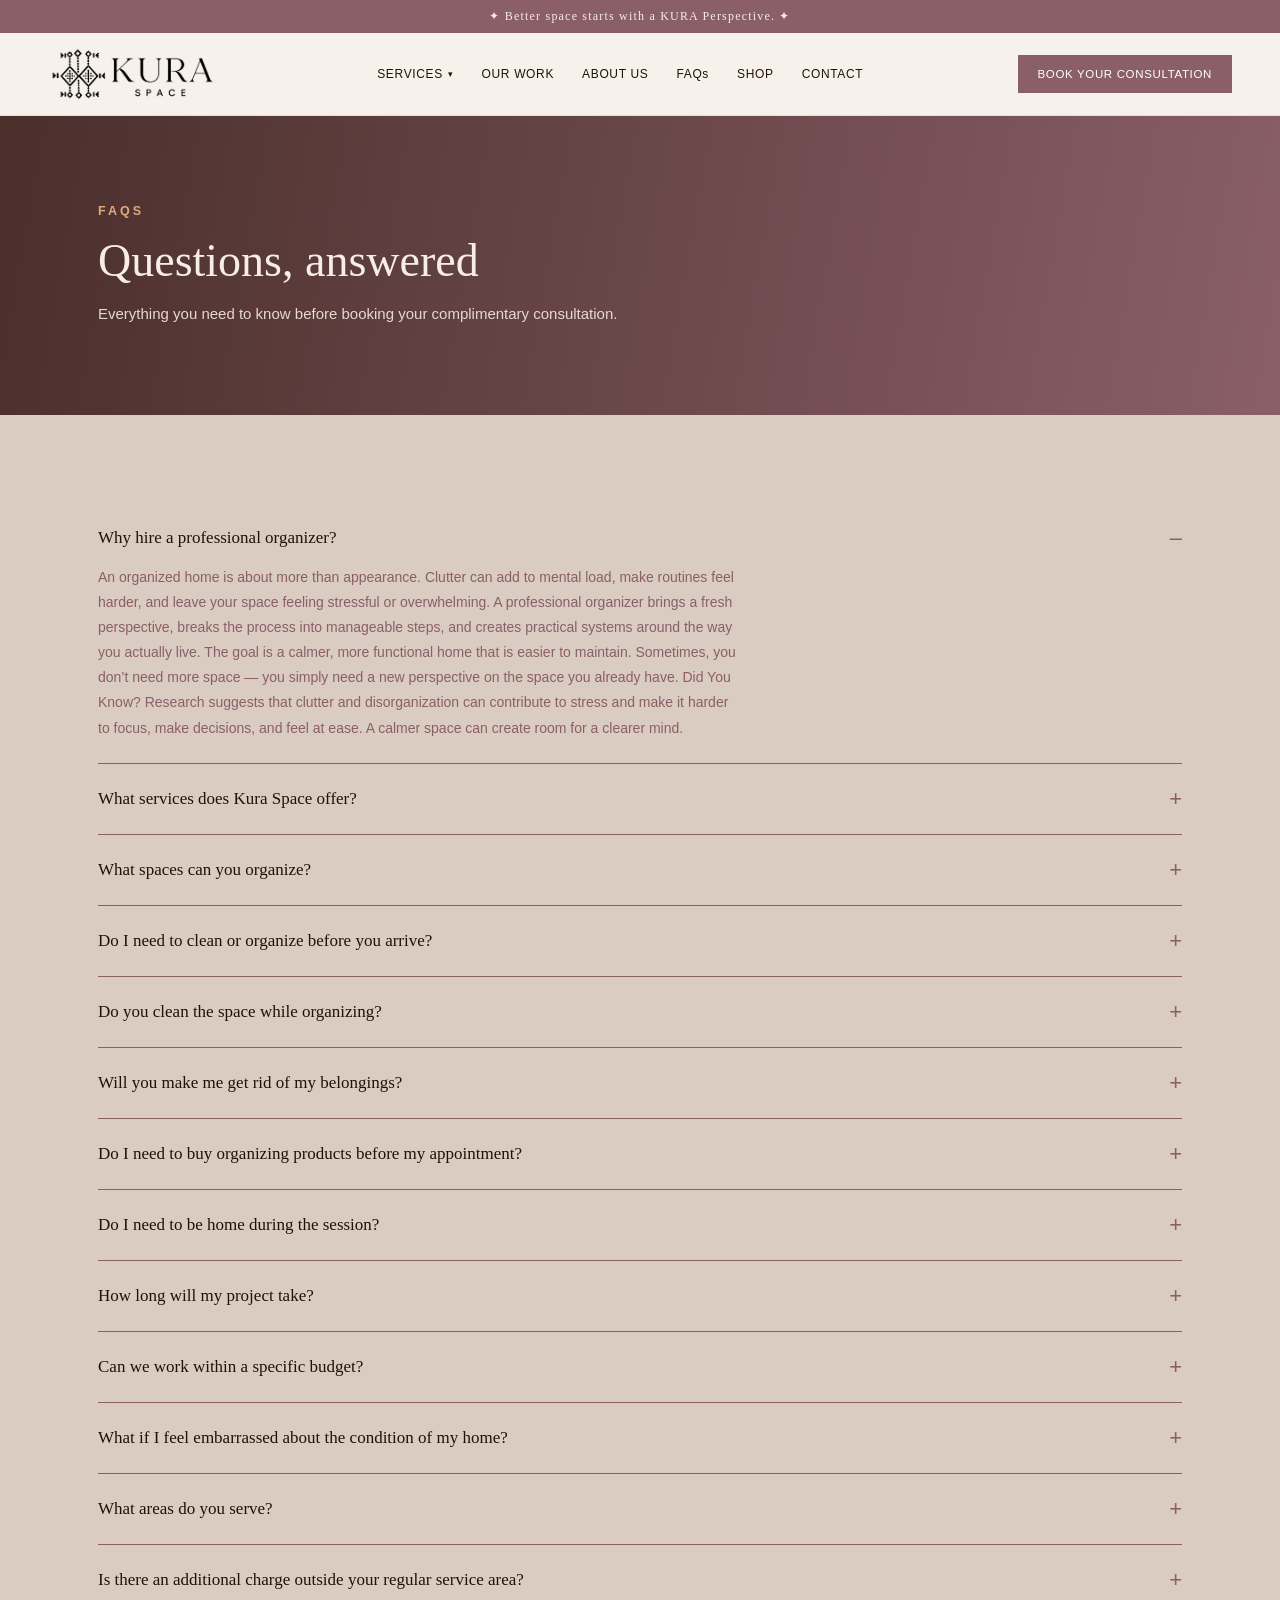
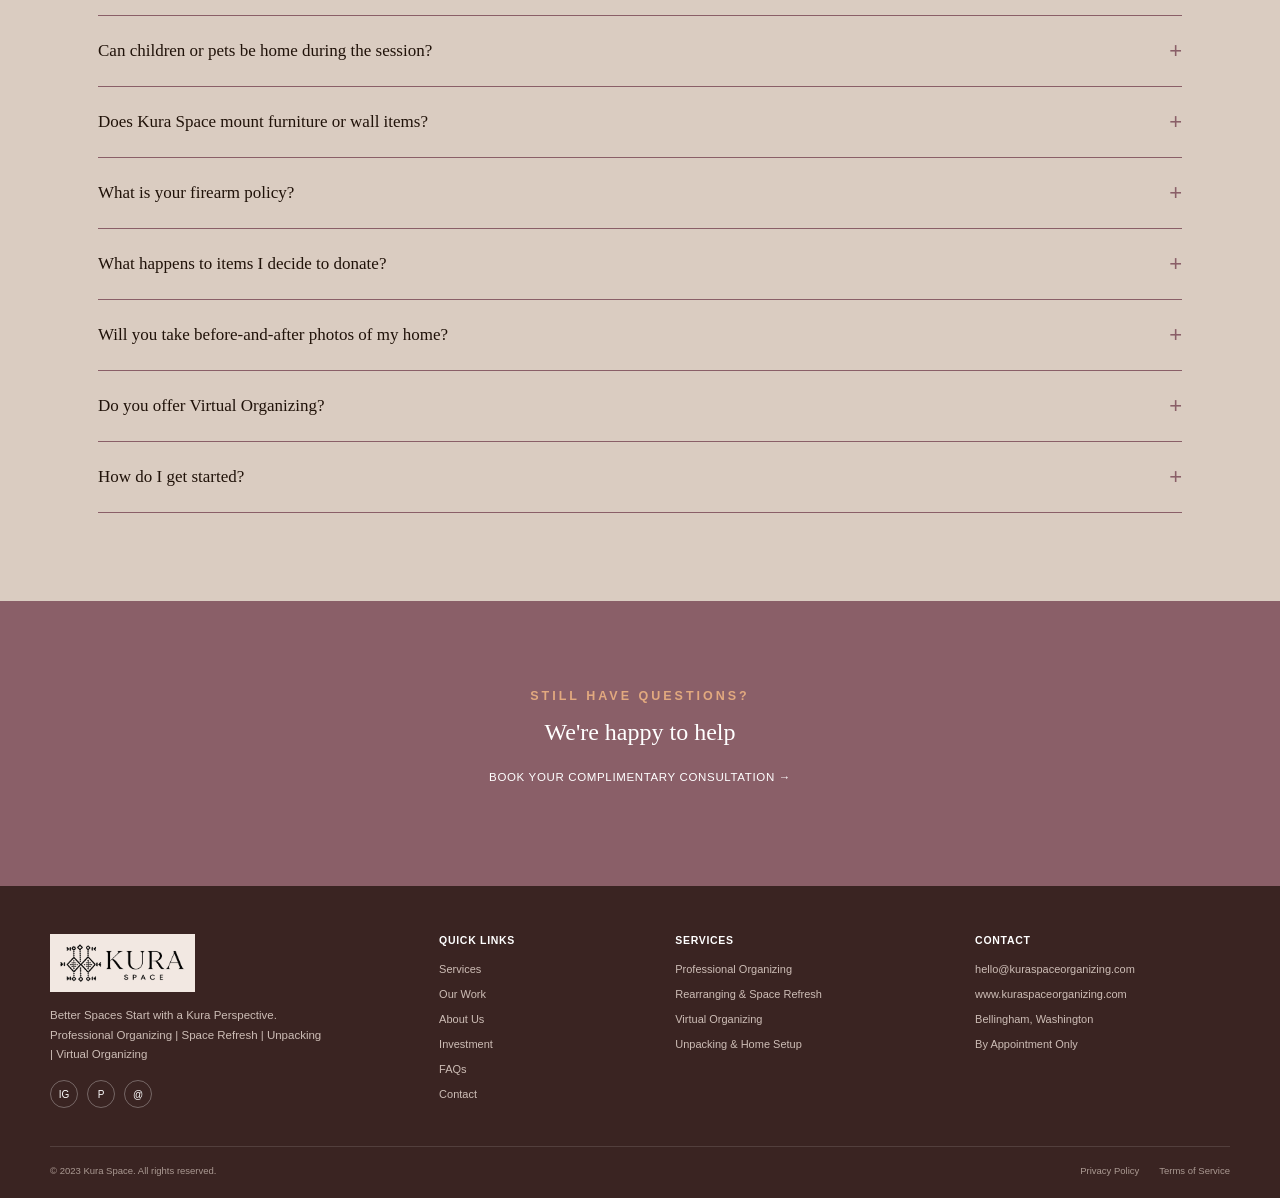
<file: faq.html>
<!DOCTYPE html>
<html lang="fr">
<head>
<meta charset="UTF-8">
<meta name="viewport" content="width=device-width, initial-scale=1.0">
<title>FAQs — Kura Space</title>
<link rel="stylesheet" href="styles.css">
</head>
<body>

  <div class="eyebrow-bar">✦ Better space starts with a KURA Perspective. ✦</div>

  <header class="site-header" id="siteHeader">
    <a href="index.html" class="logo" aria-label="Kura Space — Home">
      <img src="logo-kura-space-horizontal-noir-transparent.png" alt="Kura Space" class="logo-image">
    </a>

    <button class="menu-button" id="menuButton" type="button" aria-label="Open navigation" aria-expanded="false">
      <span></span><span></span><span></span>
    </button>

    <nav class="main-nav" id="mainNav">
      <div class="nav-dropdown">
        <button type="button" class="nav-toggle">SERVICES</button>
      <div class="dropdown-menu">
        <a href="services.html#professional-organizing">Professional Organizing</a>
        <a href="services.html#rearranging-space-refresh">Rearranging &amp; Space Refresh</a>
        <a href="services.html#unpacking-home-setup">Unpacking &amp; Home Setup</a>
        <a href="services.html#virtual-organizing">Virtual Organizing</a>
        <a href="services.html#investment">Investment</a>
      </div>
      </div>
      <a href="our-work.html">OUR WORK</a>
      <a href="about.html">ABOUT US</a>
      <a href="faq.html" class="current">FAQs</a>
       <a href="shop.html" class="current">SHOP</a>
      <a href="contact.html">CONTACT</a>
      
    </nav>
    <a href="booking.html" class="cta-btn header-cta">BOOK YOUR CONSULTATION</a>
  </header>

  <section class="page-header">
    <div class="wrap">
      <div class="eyebrow">FAQS</div>
      <h1>Questions, answered</h1>
      <p>Everything you need to know before booking your complimentary consultation.</p>
    </div>
  </section>

  <section class="faq" id="faq">
    <div class="wrap">
      <div class="faq-list">
        <details class="faq-item" open>
          <summary>Why hire a professional organizer?</summary>
          <p>

An organized home is about more than appearance. Clutter can add to mental load, make routines feel harder, and leave your space feeling stressful or overwhelming.

A professional organizer brings a fresh perspective, breaks the process into manageable steps, and creates practical systems around the way you actually live. The goal is a calmer, more functional home that is easier to maintain.

Sometimes, you don’t need more space — you simply need a new perspective on the space you already have.

Did You Know?
Research suggests that clutter and disorganization can contribute to stress and make it harder to focus, make decisions, and feel at ease.

A calmer space can create room for a clearer mind.

          </p>
        </details>
        <details class="faq-item">
          <summary> What services does Kura Space offer? </summary>
          <p>Kura Space offers:
<br>
•⁠  ⁠Professional Organizing
<br>
•⁠  ⁠Space Refresh & Rearranging
<br>
•⁠  ⁠Unpacking & Home Setup
<br>
•⁠  ⁠Virtual Organizing

Every project is personalized around your home, lifestyle, routines, needs, and budget.
</p>
        </details>
        <details class="faq-item">
          <summary>What spaces can you organize?</summary>
          <p>Almost any area of your home, including kitchens, pantries, closets, bedrooms, bathrooms, playrooms, home offices, laundry rooms, garages, entryways, and storage areas.

You can begin with one space or work through your home in phases.
</p>
        </details>
        <details class="faq-item">
          <summary>Do I need to clean or organize before you arrive?</summary>
          <p>No. You do not need to organize before we arrive.

Seeing your space as you normally use it helps us understand what is working, what isn’t, and where better systems can be created.

We simply ask that the area be reasonably sanitary and safe for us to work in.
</p>
        </details>
        <details class="faq-item">
          <summary>Do you clean the space while organizing?</summary>
          <p>While organizing, we may do light cleaning of the immediate work area, such as wiping an empty shelf, drawer, cabinet, or surface before placing items back.

Deep cleaning, scrubbing, carpet cleaning, appliance cleaning, mold removal, heavy grease removal, and general housekeeping are not included.
</p>
        </details>

        <details class="faq-item">
  <summary>Will you make me get rid of my belongings?</summary>
  <p>No. You are always in control of what stays and what goes.</p>
  <p>We provide guidance and help you make thoughtful decisions, but we will never pressure you to discard something you want to keep.</p>
</details>

<details class="faq-item">
  <summary>Do I need to buy organizing products before my appointment?</summary>
  <p>Usually, no.</p>
  <p>If we complete a walkthrough before your project begins, we may recommend certain products in advance when there is a clear need.</p>
  <p>Once the project begins, we categorize your belongings and better understand what actually needs to remain in the space. From there, additional product recommendations can be made based on your needs, available space, style, and budget.</p>
  <p>Whenever possible, we also look for ways to use what you already own before recommending additional purchases.</p>
</details>

<details class="faq-item">
  <summary>Do I need to be home during the session?</summary>
  <p>Your participation is especially helpful during decluttering and decision-making because only you can decide what you would like to keep, donate, relocate, or remove.</p>
  <p>Once your preferences and decisions are established, portions of the organizing work may be completed independently when agreed upon beforehand.</p>
</details>

<details class="faq-item">
  <summary>How long will my project take?</summary>
  <p>Every project is different.</p>
  <p>The amount of time depends on the size of the space, volume of belongings, your decision-making pace, and the level of organizing or refreshing needed.</p>
  <p>We will provide an estimated timeframe and communicate with you if additional time may be recommended.</p>
</details>

<details class="faq-item">
  <summary>Can we work within a specific budget?</summary>
  <p>Absolutely.</p>
  <p>Let us know your preferred budget during your consultation, and we can prioritize the areas that will make the greatest difference within the time and resources available.</p>
  <p>For Space Refresh projects, we also prioritize thoughtfully using what you already own before recommending unnecessary new purchases.</p>
</details>

<details class="faq-item">
  <summary>What if I feel embarrassed about the condition of my home?</summary>
  <p>There is no need to be embarrassed.</p>
  <p>Kura Space provides a respectful, judgment-free experience. Homes become cluttered for many reasons—busy schedules, moves, growing families, limited storage, major life changes, or simply systems that no longer work.</p>
  <p>You do not need to have everything figured out before asking for help. Helping you find a manageable way forward is part of what we do.</p>
</details>

<details class="faq-item">
  <summary>What areas do you serve?</summary>
  <p>Kura Space primarily serves Bellingham, Ferndale, Blaine, Lynden, and surrounding Whatcom County communities.</p>
  <p>Virtual Organizing is available regardless of location.</p>
</details>

<details class="faq-item">
  <summary>Is there an additional charge outside your regular service area?</summary>
  <p>Possibly.</p>
  <p>Projects outside our standard service area may include an additional travel fee based on distance, travel time, parking, tolls, ferry costs, or other travel-related expenses.</p>
  <p>Any additional fee will be discussed with you before your appointment is confirmed.</p>
</details>

<details class="faq-item">
  <summary>Can children or pets be home during the session?</summary>
  <p>Yes.</p>
  <p>For safety and productivity, children should be supervised by another responsible adult during the session, and pets should be secured when necessary.</p>
  <p>This allows us to move items safely and make the most of your scheduled time.</p>
</details>

<details class="faq-item">
  <summary>Does Kura Space mount furniture or wall items?</summary>
  <p>Kura Space does not directly provide mounting or installation services for TVs, shelving, furniture, artwork, or other items requiring drilling, anchoring, electrical work, or specialized installation.</p>
  <p>When a project requires these services, Kura Space may recommend or help coordinate a qualified third-party professional for your convenience. Any third-party services will be quoted, approved, contracted, and paid for directly by the client and are separate from Kura Space service fees.</p>
  <p>We are happy to assist with placement, layout, and styling decisions to ensure the finished installation works beautifully within your space.</p>
</details>

<details class="faq-item">
  <summary>What is your firearm policy?</summary>
  <p>For everyone's safety, firearms and other weapons must be securely stored before your appointment.</p>
  <p>Kura Space does not handle, move, organize, pack, transport, or dispose of firearms or ammunition.</p>
</details>

<details class="faq-item">
  <summary>What happens to items I decide to donate?</summary>
  <p>We can help sort, categorize, and prepare approved donation items during your organizing session.</p>
  <p>Depending on the amount and size of the items, donation drop-off assistance may be available or we may recommend an appropriate local donation or hauling service.</p>
</details>

<details class="faq-item">
  <summary>Will you take before-and-after photos of my home?</summary>
  <p>Photos may be taken to document your transformation, but your privacy is important to us.</p>
  <p>Photos will never be publicly used on our website, portfolio, or marketing materials without your permission.</p>
</details>

<details class="faq-item">
  <summary>Do you offer Virtual Organizing?</summary>
  <p>Yes.</p>
  <p>Virtual Organizing provides personalized guidance wherever you are. We can walk through your space together, identify challenges, create an action plan, recommend products when needed, and guide you through completing the project step by step.</p>
</details>

<details class="faq-item">
  <summary>How do I get started?</summary>
  <p>Start by booking your complimentary consultation.</p>
  <p>We’ll talk about your space, what currently feels challenging, what you would like to change, and which Kura Space service would best support your needs.</p>
</details>
      </div>
    </div>
  </section>

  <section class="contact">
    <div class="wrap">
      <div class="eyebrow" style="color:var(--peach);">STILL HAVE QUESTIONS?</div>
      <h2>We're happy to help</h2>
      <a href="booking.html" class="hero-cta" style="margin-top:10px;">BOOK YOUR COMPLIMENTARY CONSULTATION &rarr;</a>
    </div>
  </section>

  <footer class="site-footer">
    <div class="footer-grid">
      <div class="footer-brand">
        <a href="index.html" class="footer-logo-link">
          <img src="logo-kura-space-horizontal-noir-transparent.png" alt="Kura Space" class="footer-logo">
        </a>
        <p>Better Spaces Start with a Kura Perspective.<br>Professional Organizing | Space Refresh | Unpacking | Virtual Organizing</p>
        <div class="social-row" aria-label="Social media">
          <a href="#" aria-label="Instagram">IG</a>
          <a href="#" aria-label="Pinterest">P</a>
          <a href="mailto:hello@kuraspaceorganizing.com" aria-label="Email">@</a>
        </div>
      </div>

      <div class="footer-column">
        <h3>QUICK LINKS</h3>
        <a href="services.html">Services</a>
        <a href="our-work.html">Our Work</a>
        <a href="about.html">About Us</a>
        <a href="services.html#investment">Investment</a>
        <a href="faq.html">FAQs</a>
        <a href="contact.html">Contact</a>
      </div>

      <div class="footer-column">
        <h3>SERVICES</h3>
        <a href="services.html#professional-organizing">Professional Organizing</a>
        <a href="services.html#rearranging-space-refresh">Rearranging &amp; Space Refresh</a>
        <a href="services.html#virtual-organizing">Virtual Organizing</a>
        <a href="services.html#unpacking-home-setup">Unpacking &amp; Home Setup</a>
      </div>

      <div class="footer-column footer-contact">
        <h3>CONTACT</h3>
        <a href="mailto:hello@kuraspaceorganizing.com">hello@kuraspaceorganizing.com</a>
        <a href="https://www.kuraspaceorganizing.com">www.kuraspaceorganizing.com</a>
        <!-- Add phone number here later -->
        <span>Bellingham, Washington</span>
        <span>By Appointment Only</span>
      </div>
    </div>

    <div class="footer-bottom">
      <span>© 2023 Kura Space. All rights reserved.</span>
      <div>
        <a href="#">Privacy Policy</a>
        <a href="#">Terms of Service</a>
      </div>
    </div>
  </footer>

  <a href="booking.html" class="mobile-booking-bar">BOOK YOUR CONSULTATION</a>

  <script>
    (function () {
      const header = document.getElementById('siteHeader');
      const button = document.getElementById('menuButton');

      button.addEventListener('click', function () {
        const isOpen = header.classList.toggle('mobile-open');
        button.setAttribute('aria-expanded', String(isOpen));
        button.setAttribute('aria-label', isOpen ? 'Close navigation' : 'Open navigation');
      });

      document.querySelectorAll('.main-nav a').forEach(function (link) {
        link.addEventListener('click', function () {
          header.classList.remove('mobile-open');
          button.setAttribute('aria-expanded', 'false');
        });
      });
    })();
  </script>

</body>
</html>
</file>
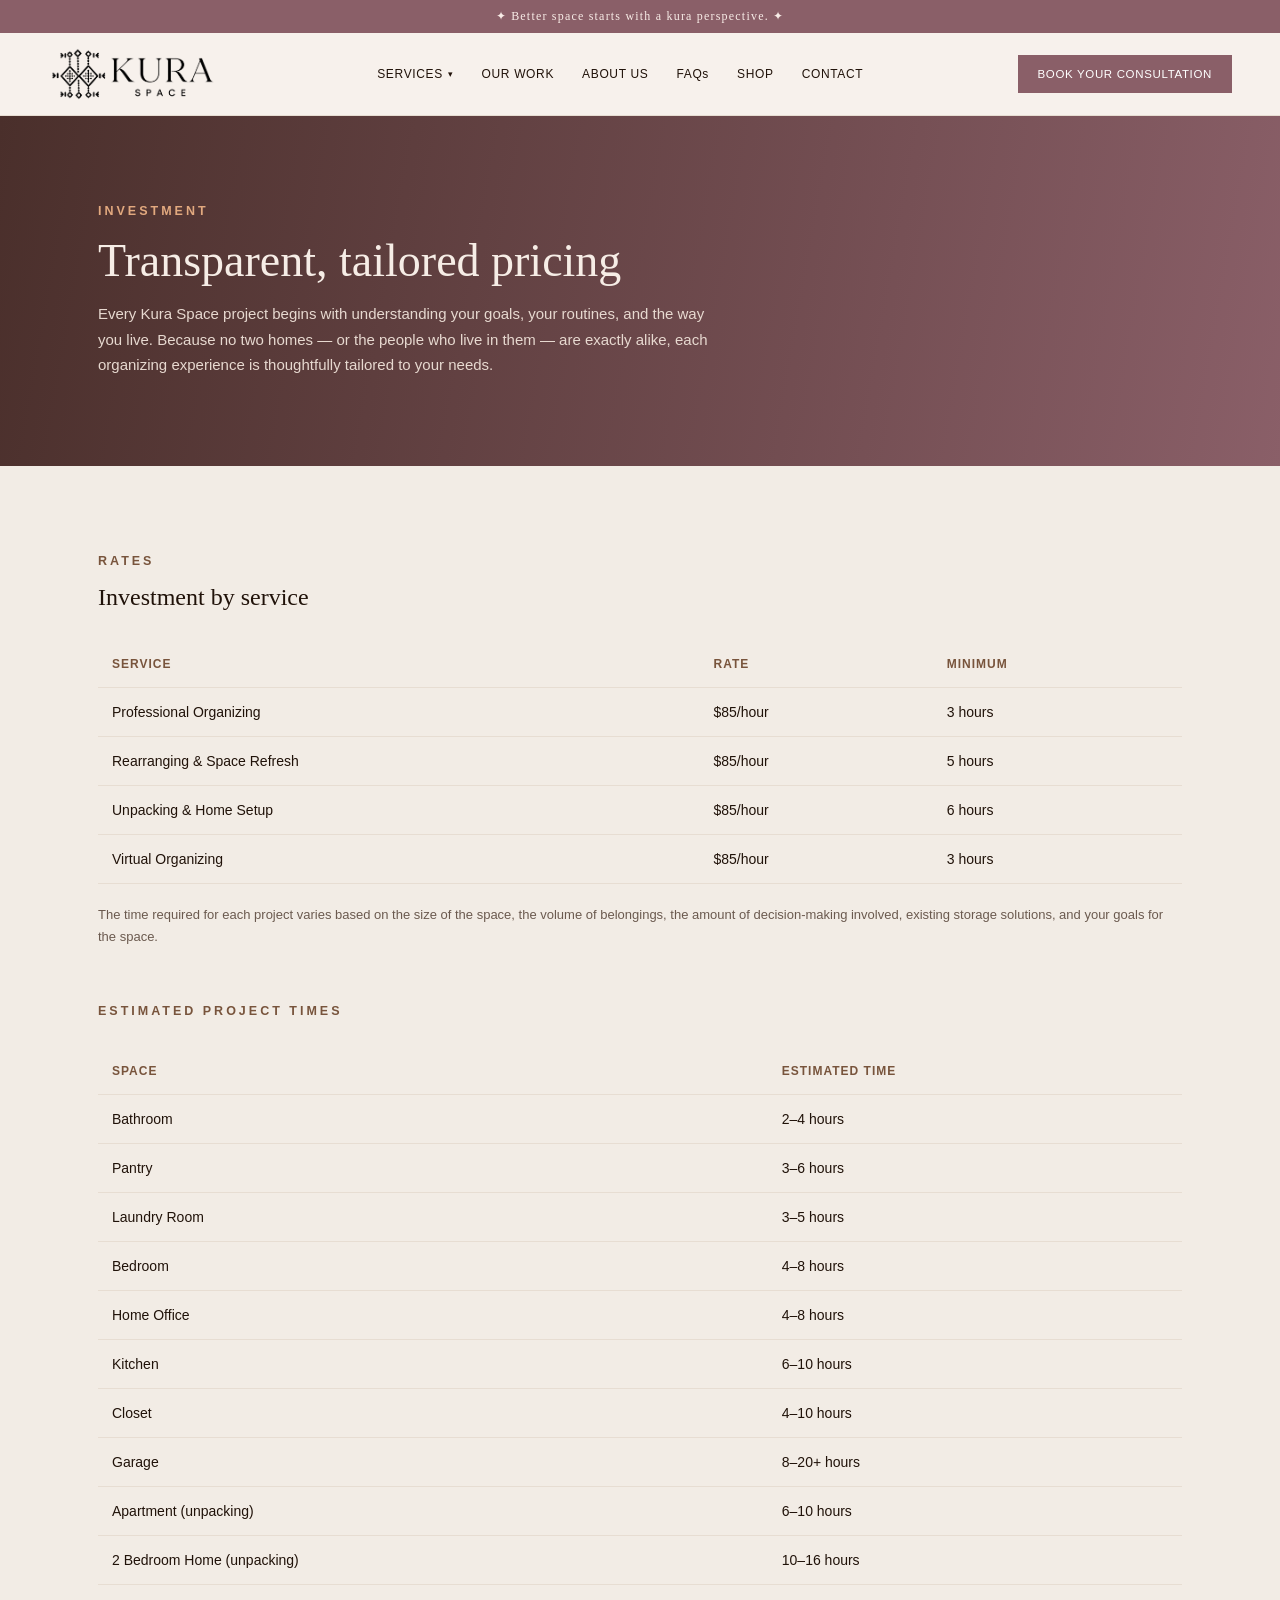
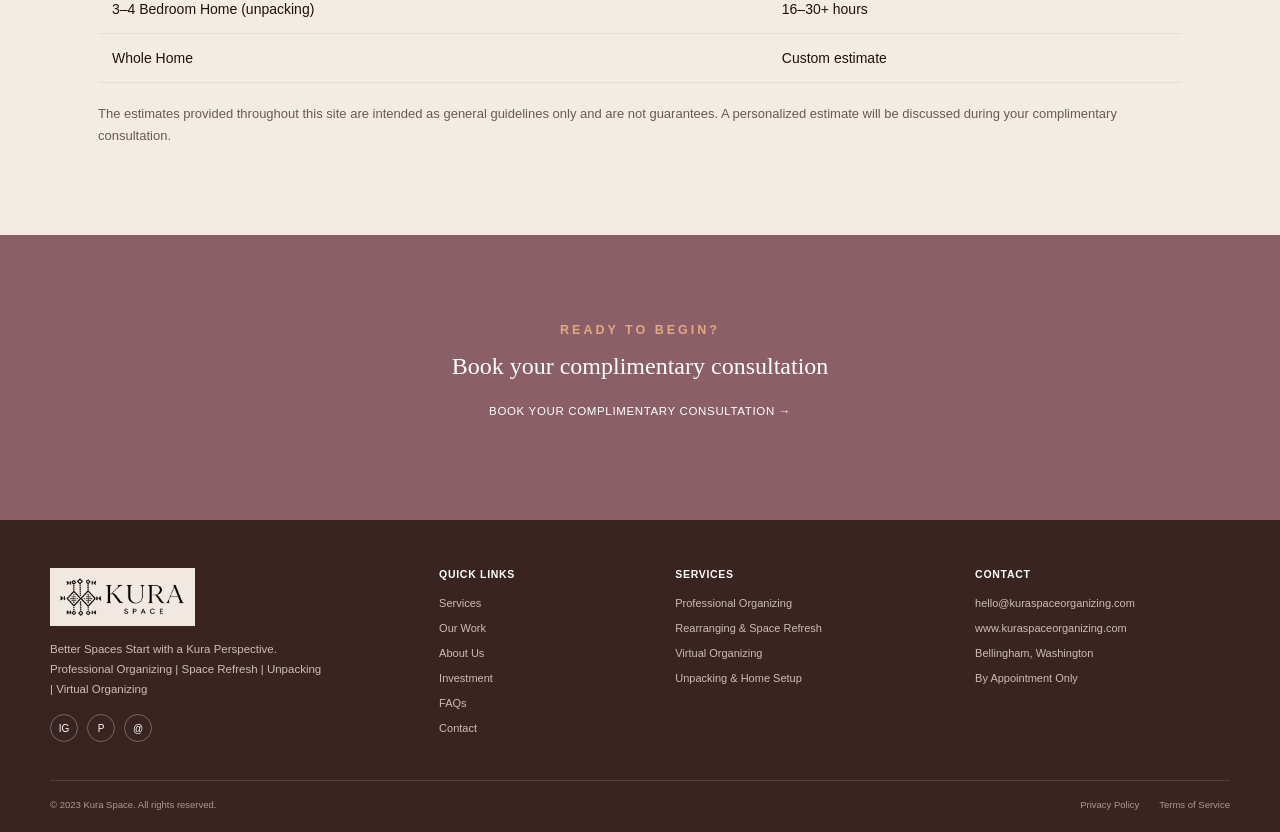
<file: investment.html>
<!DOCTYPE html>
<html lang="fr">
<head>
<meta charset="UTF-8">
<meta name="viewport" content="width=device-width, initial-scale=1.0">
<title>Investment — Kura Space</title>
<link rel="stylesheet" href="styles.css">
</head>
<body>

  <div class="eyebrow-bar">✦ Better space starts with a kura perspective. ✦</div>

  <header class="site-header" id="siteHeader">
    <a href="index.html" class="logo" aria-label="Kura Space — Home">
      <img src="logo-kura-space-horizontal-noir-transparent.png" alt="Kura Space" class="logo-image">
    </a>

    <button class="menu-button" id="menuButton" type="button" aria-label="Open navigation" aria-expanded="false">
      <span></span><span></span><span></span>
    </button>

    <nav class="main-nav" id="mainNav">
      <div class="nav-dropdown">
        <button type="button" class="nav-toggle">SERVICES</button>
      <div class="dropdown-menu">
        <a href="services.html#professional-organizing">Professional Organizing</a>
        <a href="services.html#rearranging-space-refresh">Rearranging &amp; Space Refresh</a>
        <a href="services.html#unpacking-home-setup">Unpacking &amp; Home Setup</a>
        <a href="services.html#virtual-organizing">Virtual Organizing</a>
        <a href="services.html#investment">Investment</a>
      </div>
      </div>
      <a href="our-work.html">OUR WORK</a>
      <a href="about.html">ABOUT US</a>
      <a href="faq.html">FAQs</a>
       <a href="shop.html" class="current">SHOP</a>
      <a href="contact.html">CONTACT</a>
      
    </nav>
    <a href="booking.html" class="cta-btn header-cta">BOOK YOUR CONSULTATION</a>
  </header>

  <section class="page-header">
    <div class="wrap">
      <div class="eyebrow">INVESTMENT</div>
      <h1>Transparent, tailored pricing</h1>
      <p>Every Kura Space project begins with understanding your goals, your routines, and the way you live. Because no two homes &mdash; or the people who live in them &mdash; are exactly alike, each organizing experience is thoughtfully tailored to your needs.</p>
    </div>
  </section>

  <section class="investment" id="rates">
    <div class="wrap">
      <div class="eyebrow">RATES</div>
      <h2>Investment by service</h2>
      <table class="price-table">
        <tr><th>Service</th><th>Rate</th><th>Minimum</th></tr>
        <tr><td>Professional Organizing</td><td>$85/hour</td><td>3 hours</td></tr>
        <tr><td>Rearranging &amp; Space Refresh</td><td>$85/hour</td><td>5 hours</td></tr>
        <tr><td>Unpacking &amp; Home Setup</td><td>$85/hour</td><td>6 hours</td></tr>
        <tr><td>Virtual Organizing</td><td>$85/hour</td><td>3 hours</td></tr>
      </table>
      <p class="price-note">The time required for each project varies based on the size of the space, the volume of belongings, the amount of decision-making involved, existing storage solutions, and your goals for the space.</p>

      <div style="margin-top:56px;" id="estimated-times">
        <div class="eyebrow">ESTIMATED PROJECT TIMES</div>
        <table class="price-table">
          <tr><th>Space</th><th>Estimated time</th></tr>
          <tr><td>Bathroom</td><td>2&ndash;4 hours</td></tr>
          <tr><td>Pantry</td><td>3&ndash;6 hours</td></tr>
          <tr><td>Laundry Room</td><td>3&ndash;5 hours</td></tr>
          <tr><td>Bedroom</td><td>4&ndash;8 hours</td></tr>
          <tr><td>Home Office</td><td>4&ndash;8 hours</td></tr>
          <tr><td>Kitchen</td><td>6&ndash;10 hours</td></tr>
          <tr><td>Closet</td><td>4&ndash;10 hours</td></tr>
          <tr><td>Garage</td><td>8&ndash;20+ hours</td></tr>
          <tr><td>Apartment (unpacking)</td><td>6&ndash;10 hours</td></tr>
          <tr><td>2 Bedroom Home (unpacking)</td><td>10&ndash;16 hours</td></tr>
          <tr><td>3&ndash;4 Bedroom Home (unpacking)</td><td>16&ndash;30+ hours</td></tr>
          <tr><td>Whole Home</td><td>Custom estimate</td></tr>
        </table>
        <p class="price-note">The estimates provided throughout this site are intended as general guidelines only and are not guarantees. A personalized estimate will be discussed during your complimentary consultation.</p>
      </div>
    </div>
  </section>

  <section class="contact">
    <div class="wrap">
      <div class="eyebrow" style="color:var(--peach);">READY TO BEGIN?</div>
      <h2>Book your complimentary consultation</h2>
      <a href="booking.html" class="hero-cta" style="margin-top:10px;">BOOK YOUR COMPLIMENTARY CONSULTATION &rarr;</a>
    </div>
  </section>

  <footer class="site-footer">
    <div class="footer-grid">
      <div class="footer-brand">
        <a href="index.html" class="footer-logo-link">
          <img src="logo-kura-space-horizontal-noir-transparent.png" alt="Kura Space" class="footer-logo">
        </a>
        <p>Better Spaces Start with a Kura Perspective.<br>Professional Organizing | Space Refresh | Unpacking | Virtual Organizing</p>
        <div class="social-row" aria-label="Social media">
          <a href="#" aria-label="Instagram">IG</a>
          <a href="#" aria-label="Pinterest">P</a>
          <a href="mailto:hello@kuraspaceorganizing.com" aria-label="Email">@</a>
        </div>
      </div>

      <div class="footer-column">
        <h3>QUICK LINKS</h3>
        <a href="services.html">Services</a>
        <a href="our-work.html">Our Work</a>
        <a href="about.html">About Us</a>
        <a href="services.html#investment">Investment</a>
        <a href="faq.html">FAQs</a>
        <a href="contact.html">Contact</a>
      </div>

      <div class="footer-column">
        <h3>SERVICES</h3>
        <a href="services.html#professional-organizing">Professional Organizing</a>
        <a href="services.html#rearranging-space-refresh">Rearranging &amp; Space Refresh</a>
        <a href="services.html#virtual-organizing">Virtual Organizing</a>
        <a href="services.html#unpacking-home-setup">Unpacking &amp; Home Setup</a>
      </div>

      <div class="footer-column footer-contact">
        <h3>CONTACT</h3>
        <a href="mailto:hello@kuraspaceorganizing.com">hello@kuraspaceorganizing.com</a>
        <a href="https://www.kuraspaceorganizing.com">www.kuraspaceorganizing.com</a>
        <!-- Add phone number here later -->
        <span>Bellingham, Washington</span>
        <span>By Appointment Only</span>
      </div>
    </div>

    <div class="footer-bottom">
      <span>© 2023 Kura Space. All rights reserved.</span>
      <div>
        <a href="#">Privacy Policy</a>
        <a href="#">Terms of Service</a>
      </div>
    </div>
  </footer>

  <a href="booking.html" class="mobile-booking-bar">BOOK YOUR CONSULTATION</a>

  <script>
    (function () {
      const header = document.getElementById('siteHeader');
      const button = document.getElementById('menuButton');

      button.addEventListener('click', function () {
        const isOpen = header.classList.toggle('mobile-open');
        button.setAttribute('aria-expanded', String(isOpen));
        button.setAttribute('aria-label', isOpen ? 'Close navigation' : 'Open navigation');
      });

      document.querySelectorAll('.main-nav a').forEach(function (link) {
        link.addEventListener('click', function () {
          header.classList.remove('mobile-open');
          button.setAttribute('aria-expanded', 'false');
        });
      });
    })();
  </script>

</body>
</html>
</file>
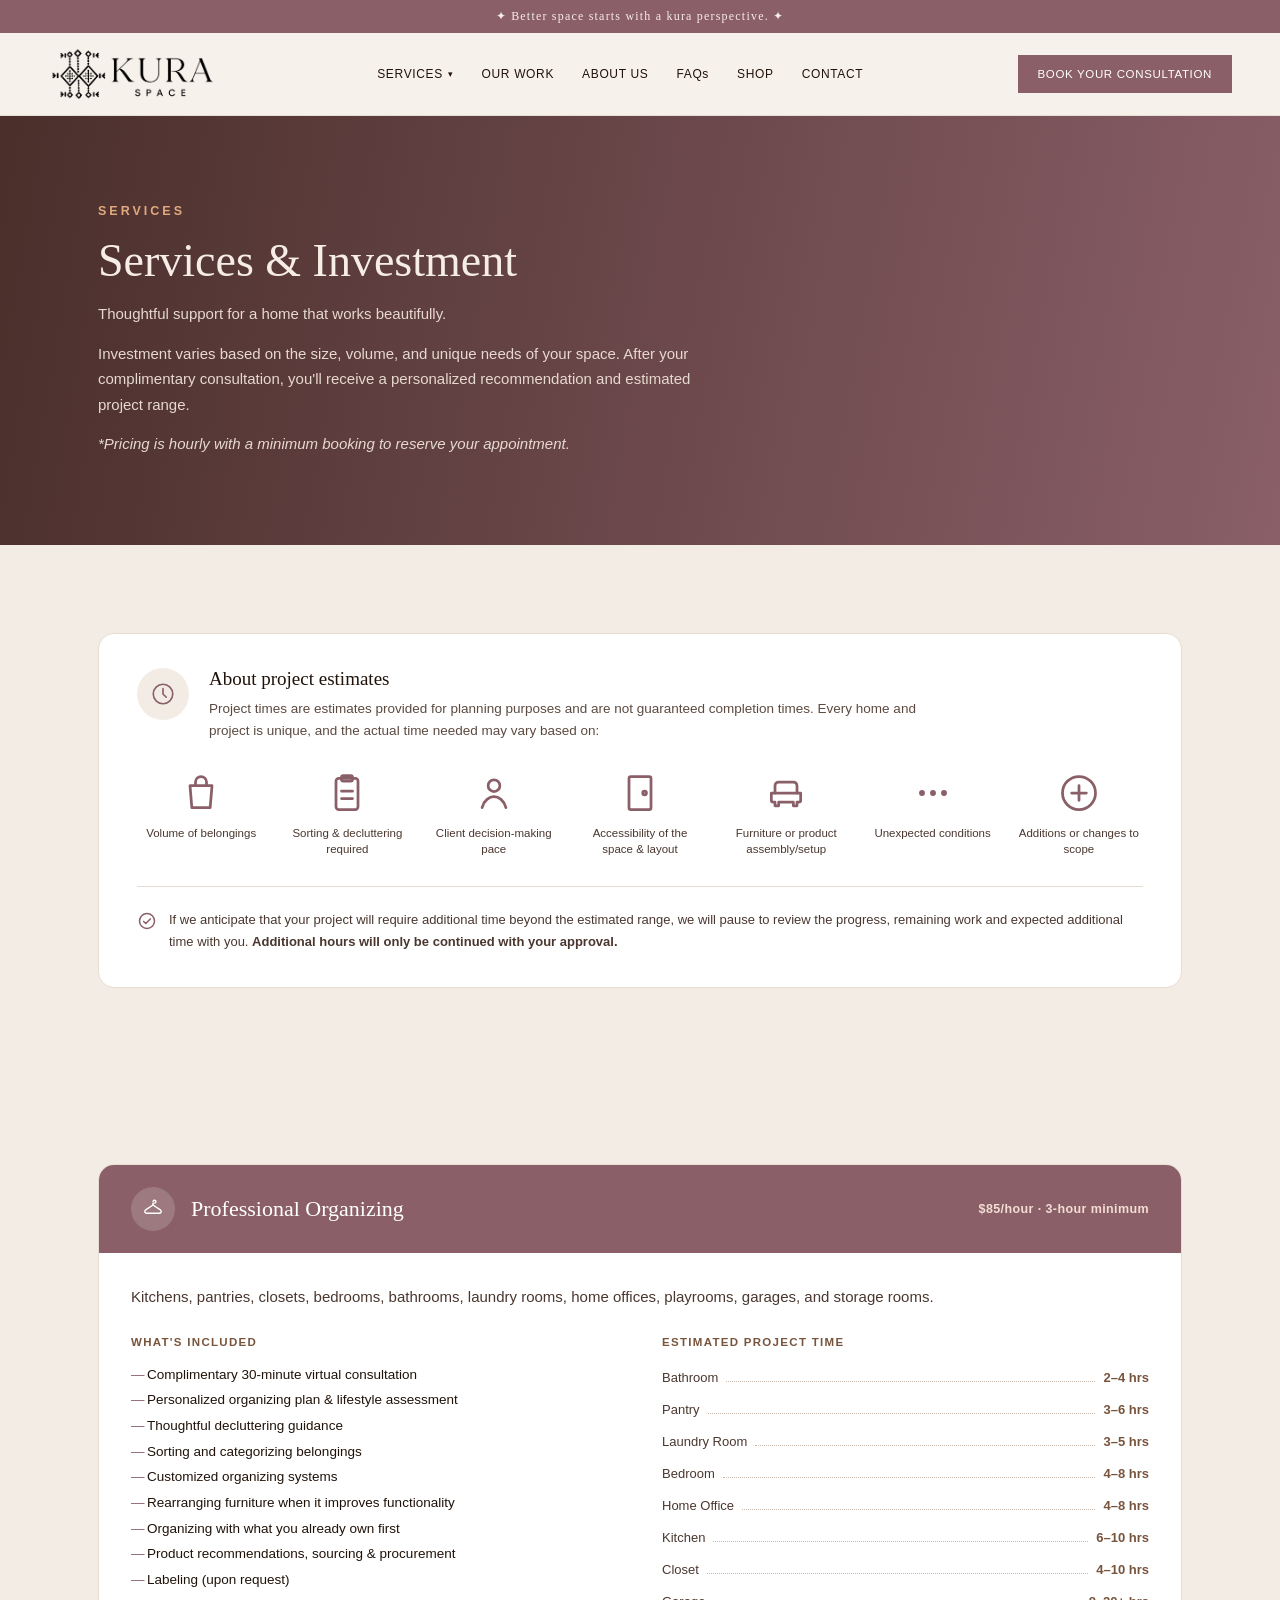
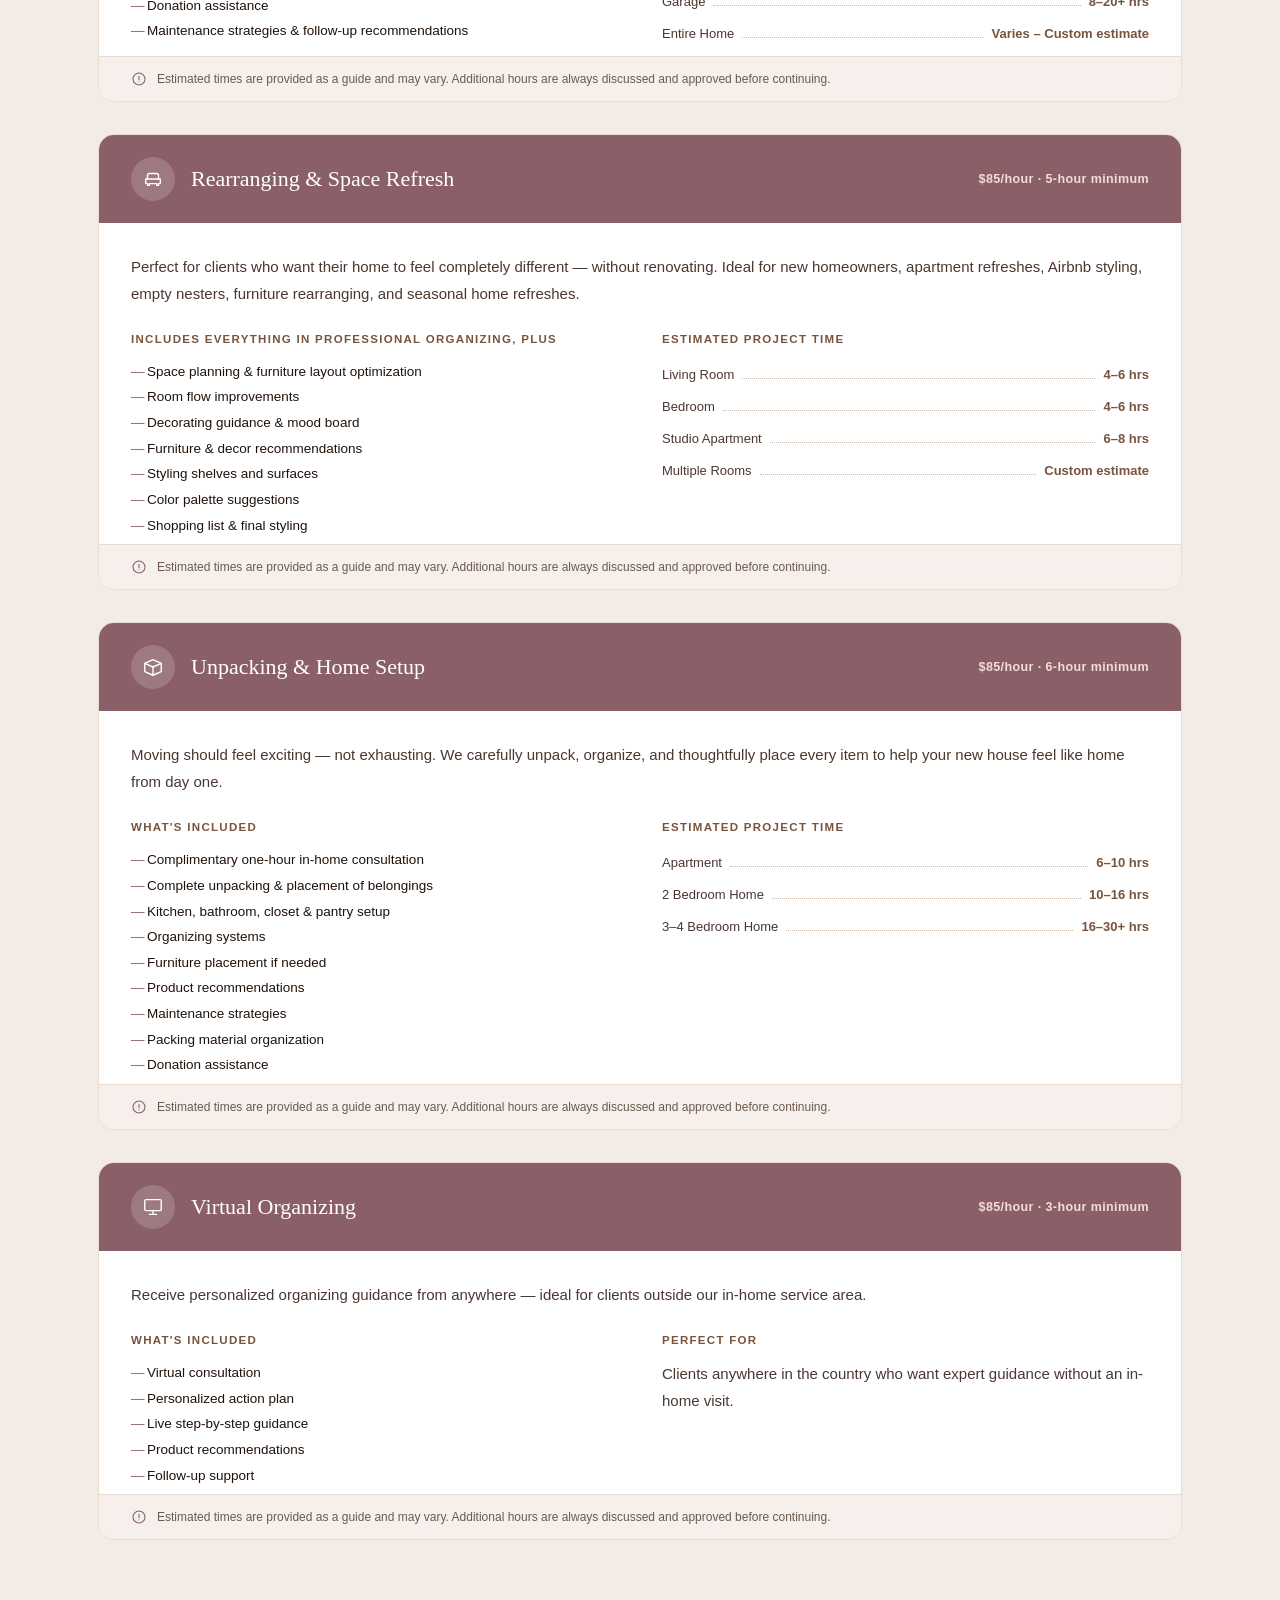
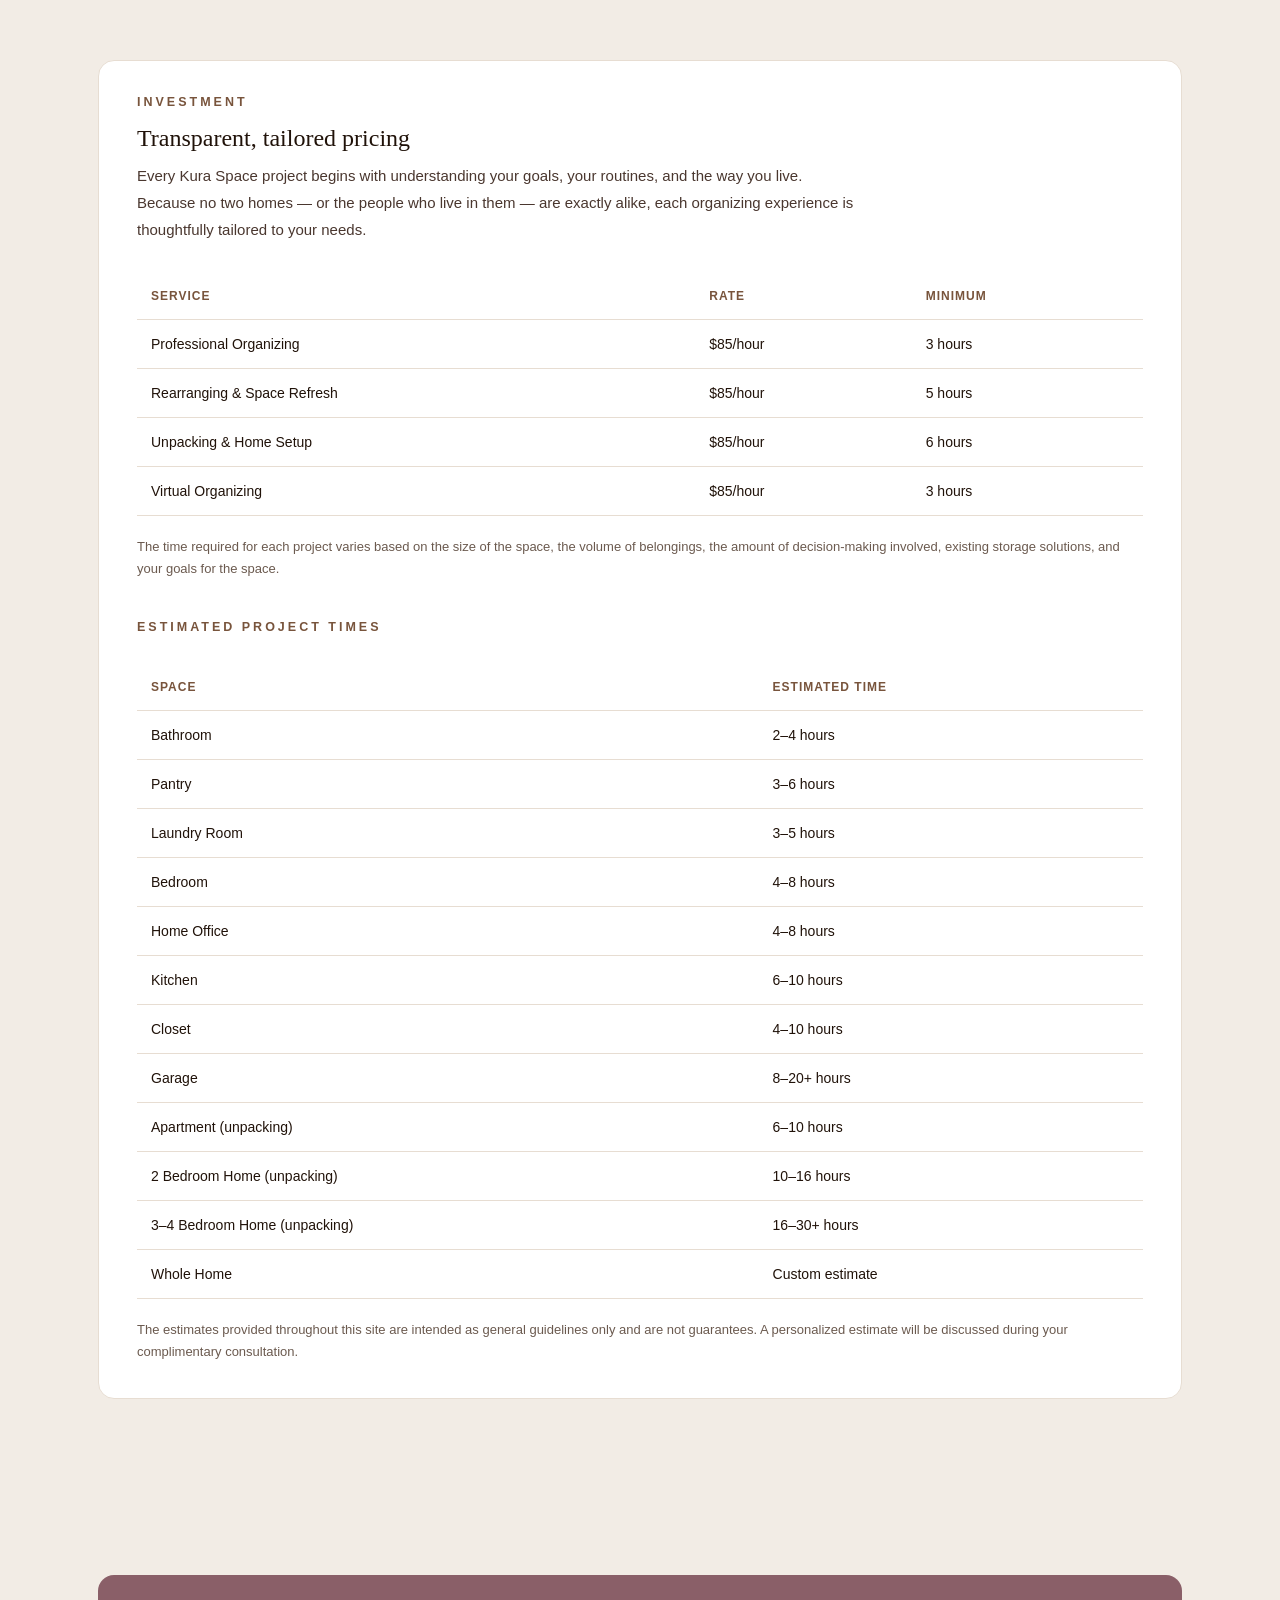
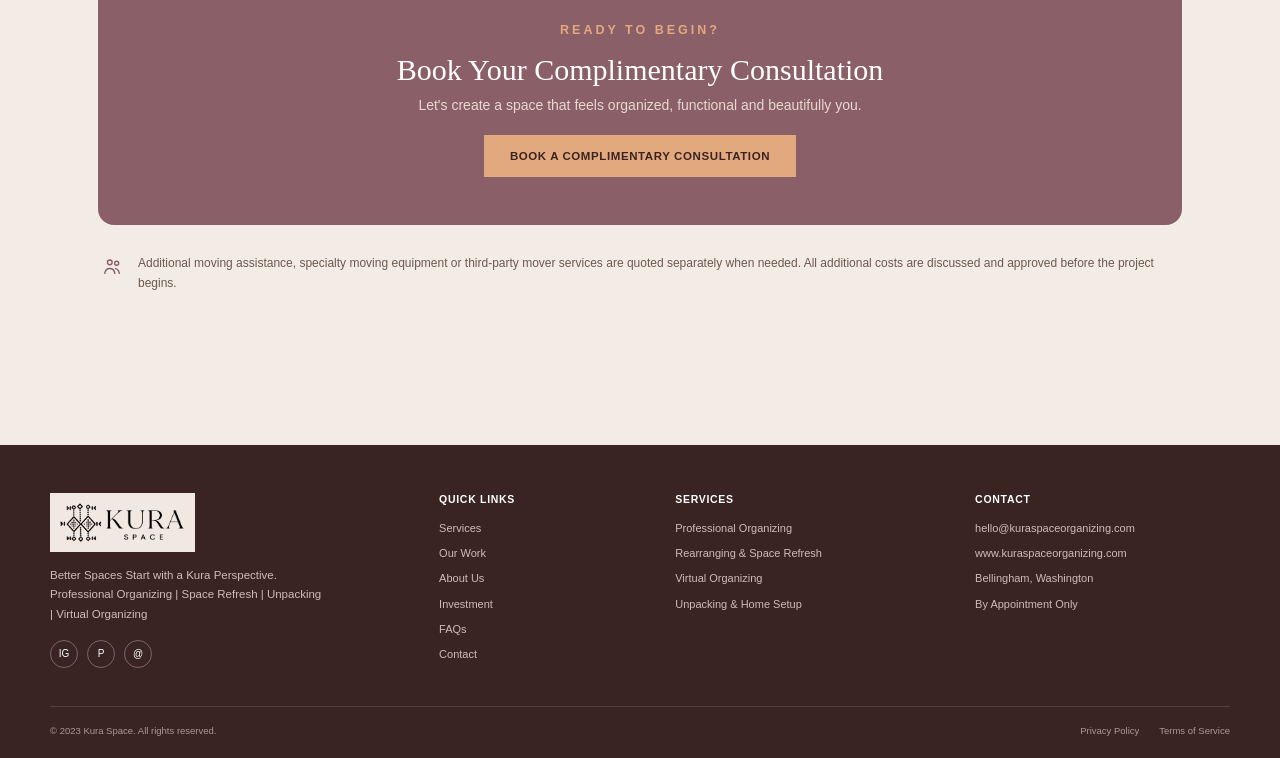
<file: services.html>
<!DOCTYPE html>
<html lang="fr">
<head>
<meta charset="UTF-8">
<meta name="viewport" content="width=device-width, initial-scale=1.0">
<title>Services — Kura Space</title>
<link rel="stylesheet" href="styles.css">
</head>
<body>

  <div class="eyebrow-bar">✦ Better space starts with a kura perspective. ✦</div>

  <header class="site-header" id="siteHeader">
    <a href="index.html" class="logo" aria-label="Kura Space — Home">
      <img src="logo-kura-space-horizontal-noir-transparent.png" alt="Kura Space" class="logo-image">
    </a>

    <button class="menu-button" id="menuButton" type="button" aria-label="Open navigation" aria-expanded="false">
      <span></span><span></span><span></span>
    </button>

    <nav class="main-nav" id="mainNav">
      <div class="nav-dropdown">
        <button type="button" class="nav-toggle">SERVICES</button>
        <div class="dropdown-menu">
          <a href="services.html#professional-organizing">Professional Organizing</a>
          <a href="services.html#rearranging-space-refresh">Rearranging &amp; Space Refresh</a>
          <a href="services.html#unpacking-home-setup">Unpacking &amp; Home Setup</a>
          <a href="services.html#virtual-organizing">Virtual Organizing</a>
          <a href="services.html#investment">Investment</a>
        </div>
      </div>
      <a href="our-work.html">OUR WORK</a>
      <a href="about.html">ABOUT US</a>
      <a href="faq.html">FAQs</a>
      <a href="shop.html" class="current">SHOP</a>
      <a href="contact.html">CONTACT</a>
  
    </nav>
    <a href="booking.html" class="cta-btn header-cta">BOOK YOUR CONSULTATION</a>
  </header>

  <section class="page-header">
    <div class="wrap">
      <div class="eyebrow">SERVICES</div>
      <h1>Services &amp; Investment</h1>
      <p>Thoughtful support for a home that works beautifully.</p>
      <p>Investment varies based on the size, volume, and unique needs of your space. After your complimentary consultation, you'll receive a personalized recommendation and estimated project range.</p>
      <p style="font-style:italic;margin-top:14px;">*Pricing is hourly with a minimum booking to reserve your appointment.</p>
    </div>
  </section>

  <section class="sv-estimates-wrap">
    <div class="wrap">
      <div class="sv-estimates-card">
        <div class="sv-estimates-head">
          <div class="sv-estimates-icon">
            <svg viewBox="0 0 24 24" fill="none" stroke="currentColor" stroke-width="1.5" stroke-linecap="round" stroke-linejoin="round"><circle cx="12" cy="12" r="9"/><path d="M12 7v5l3 3"/></svg>
          </div>
          <div>
            <h3>About project estimates</h3>
            <p>Project times are estimates provided for planning purposes and are not guaranteed completion times. Every home and project is unique, and the actual time needed may vary based on:</p>
          </div>
        </div>

        <div class="sv-factors-grid">
          <div class="sv-factor">
            <div class="sv-factor-icon"><svg viewBox="0 0 24 24" fill="none" stroke="currentColor" stroke-width="1.5" stroke-linecap="round" stroke-linejoin="round"><path d="M6 8h12l-1 12H7L6 8z"/><path d="M9 8V6a3 3 0 0 1 6 0v2"/></svg></div>
            <span>Volume of belongings</span>
          </div>
          <div class="sv-factor">
            <div class="sv-factor-icon"><svg viewBox="0 0 24 24" fill="none" stroke="currentColor" stroke-width="1.5" stroke-linecap="round" stroke-linejoin="round"><rect x="6" y="4" width="12" height="17" rx="1.5"/><rect x="9" y="2.5" width="6" height="3" rx="1"/><path d="M9 11h6M9 15h6"/></svg></div>
            <span>Sorting &amp; decluttering required</span>
          </div>
          <div class="sv-factor">
            <div class="sv-factor-icon"><svg viewBox="0 0 24 24" fill="none" stroke="currentColor" stroke-width="1.5" stroke-linecap="round" stroke-linejoin="round"><circle cx="12" cy="8" r="3.2"/><path d="M5.5 20c1-4 4-6 6.5-6s5.5 2 6.5 6"/></svg></div>
            <span>Client decision-making pace</span>
          </div>
          <div class="sv-factor">
            <div class="sv-factor-icon"><svg viewBox="0 0 24 24" fill="none" stroke="currentColor" stroke-width="1.5" stroke-linecap="round" stroke-linejoin="round"><rect x="6" y="3" width="12" height="18" rx="1"/><circle cx="14.5" cy="12" r="1"/></svg></div>
            <span>Accessibility of the space &amp; layout</span>
          </div>
          <div class="sv-factor">
            <div class="sv-factor-icon"><svg viewBox="0 0 24 24" fill="none" stroke="currentColor" stroke-width="1.5" stroke-linecap="round" stroke-linejoin="round"><path d="M6 12V8a2 2 0 0 1 2-2h8a2 2 0 0 1 2 2v4"/><path d="M4 12h16v4a1 1 0 0 1-1 1h-1v2h-2v-2H8v2H6v-2H5a1 1 0 0 1-1-1v-4z"/></svg></div>
            <span>Furniture or product assembly/setup</span>
          </div>
          <div class="sv-factor">
            <div class="sv-factor-icon"><svg viewBox="0 0 24 24" fill="currentColor" stroke="none"><circle cx="6" cy="12" r="1.6"/><circle cx="12" cy="12" r="1.6"/><circle cx="18" cy="12" r="1.6"/></svg></div>
            <span>Unexpected conditions</span>
          </div>
          <div class="sv-factor">
            <div class="sv-factor-icon"><svg viewBox="0 0 24 24" fill="none" stroke="currentColor" stroke-width="1.5" stroke-linecap="round" stroke-linejoin="round"><circle cx="12" cy="12" r="9"/><path d="M12 8v8M8 12h8"/></svg></div>
            <span>Additions or changes to scope</span>
          </div>
        </div>

        <div class="sv-estimates-divider"></div>

        <div class="sv-estimates-note">
          <span class="sv-check"><svg viewBox="0 0 24 24" fill="none" stroke="currentColor" stroke-width="1.8" stroke-linecap="round" stroke-linejoin="round"><circle cx="12" cy="12" r="9"/><path d="M8 12.5l2.5 2.5L16 9.5"/></svg></span>
          <p>If we anticipate that your project will require additional time beyond the estimated range, we will pause to review the progress, remaining work and expected additional time with you. <strong>Additional hours will only be continued with your approval.</strong></p>
        </div>
      </div>
    </div>
  </section>

  <section class="sv-services-wrap">
    <div class="wrap">

      <div class="sv-card" id="professional-organizing">
        <div class="sv-card-head">
          <div class="sv-card-head-left">
            <div class="sv-card-icon"><svg viewBox="0 0 24 24" fill="none" stroke="currentColor" stroke-width="1.5" stroke-linecap="round" stroke-linejoin="round"><path d="M12 4a1.6 1.6 0 1 1 1.6 1.6"/><path d="M12 5.6v2"/><path d="M12 7.6L4 13a2 2 0 0 0 1 3.7h14A2 2 0 0 0 20 13l-8-5.4z"/></svg></div>
            <h3>Professional Organizing</h3>
          </div>
          <div class="sv-card-price">$85/hour &middot; 3-hour minimum</div>
        </div>
        <div class="sv-card-body">
          <p class="lede">Kitchens, pantries, closets, bedrooms, bathrooms, laundry rooms, home offices, playrooms, garages, and storage rooms.</p>
          <div class="sv-card-grid">
            <div>
              <h4>What's included</h4>
              <ul>
                <li>Complimentary 30-minute virtual consultation</li>
                <li>Personalized organizing plan &amp; lifestyle assessment</li>
                <li>Thoughtful decluttering guidance</li>
                <li>Sorting and categorizing belongings</li>
                <li>Customized organizing systems</li>
                <li>Rearranging furniture when it improves functionality</li>
                <li>Organizing with what you already own first</li>
                <li>Product recommendations, sourcing &amp; procurement</li>
                <li>Labeling (upon request)</li>
                <li>Donation assistance</li>
                <li>Maintenance strategies &amp; follow-up recommendations</li>
              </ul>
            </div>
            <div>
              <h4>Estimated project time</h4>
              <div class="sv-time-row"><span class="label">Bathroom</span><span class="leader"></span><span class="value">2&ndash;4 hrs</span></div>
              <div class="sv-time-row"><span class="label">Pantry</span><span class="leader"></span><span class="value">3&ndash;6 hrs</span></div>
              <div class="sv-time-row"><span class="label">Laundry Room</span><span class="leader"></span><span class="value">3&ndash;5 hrs</span></div>
              <div class="sv-time-row"><span class="label">Bedroom</span><span class="leader"></span><span class="value">4&ndash;8 hrs</span></div>
              <div class="sv-time-row"><span class="label">Home Office</span><span class="leader"></span><span class="value">4&ndash;8 hrs</span></div>
              <div class="sv-time-row"><span class="label">Kitchen</span><span class="leader"></span><span class="value">6&ndash;10 hrs</span></div>
              <div class="sv-time-row"><span class="label">Closet</span><span class="leader"></span><span class="value">4&ndash;10 hrs</span></div>
              <div class="sv-time-row"><span class="label">Garage</span><span class="leader"></span><span class="value">8&ndash;20+ hrs</span></div>
              <div class="sv-time-row"><span class="label">Entire Home</span><span class="leader"></span><span class="value">Varies &ndash; Custom estimate</span></div>
            </div>
          </div>
        </div>
        <div class="sv-card-footnote">
          <svg viewBox="0 0 24 24" fill="none" stroke="currentColor" stroke-width="1.6" stroke-linecap="round" stroke-linejoin="round"><circle cx="12" cy="12" r="9"/><path d="M12 8v5M12 16h.01"/></svg>
          <span>Estimated times are provided as a guide and may vary. Additional hours are always discussed and approved before continuing.</span>
        </div>
      </div>

      <div class="sv-card" id="rearranging-space-refresh">
        <div class="sv-card-head">
          <div class="sv-card-head-left">
            <div class="sv-card-icon"><svg viewBox="0 0 24 24" fill="none" stroke="currentColor" stroke-width="1.5" stroke-linecap="round" stroke-linejoin="round"><path d="M6 12V8a2 2 0 0 1 2-2h8a2 2 0 0 1 2 2v4"/><path d="M4 12h16v4a1 1 0 0 1-1 1h-1v2h-2v-2H8v2H6v-2H5a1 1 0 0 1-1-1v-4z"/></svg></div>
            <h3>Rearranging &amp; Space Refresh</h3>
          </div>
          <div class="sv-card-price">$85/hour &middot; 5-hour minimum</div>
        </div>
        <div class="sv-card-body">
          <p class="lede">Perfect for clients who want their home to feel completely different &mdash; without renovating. Ideal for new homeowners, apartment refreshes, Airbnb styling, empty nesters, furniture rearranging, and seasonal home refreshes.</p>
          <div class="sv-card-grid">
            <div>
              <h4>Includes everything in Professional Organizing, plus</h4>
              <ul>
                <li>Space planning &amp; furniture layout optimization</li>
                <li>Room flow improvements</li>
                <li>Decorating guidance &amp; mood board</li>
                <li>Furniture &amp; decor recommendations</li>
                <li>Styling shelves and surfaces</li>
                <li>Color palette suggestions</li>
                <li>Shopping list &amp; final styling</li>
              </ul>
            </div>
            <div>
              <h4>Estimated project time</h4>
              <div class="sv-time-row"><span class="label">Living Room</span><span class="leader"></span><span class="value">4&ndash;6 hrs</span></div>
              <div class="sv-time-row"><span class="label">Bedroom</span><span class="leader"></span><span class="value">4&ndash;6 hrs</span></div>
              <div class="sv-time-row"><span class="label">Studio Apartment</span><span class="leader"></span><span class="value">6&ndash;8 hrs</span></div>
              <div class="sv-time-row"><span class="label">Multiple Rooms</span><span class="leader"></span><span class="value">Custom estimate</span></div>
            </div>
          </div>
        </div>
        <div class="sv-card-footnote">
          <svg viewBox="0 0 24 24" fill="none" stroke="currentColor" stroke-width="1.6" stroke-linecap="round" stroke-linejoin="round"><circle cx="12" cy="12" r="9"/><path d="M12 8v5M12 16h.01"/></svg>
          <span>Estimated times are provided as a guide and may vary. Additional hours are always discussed and approved before continuing.</span>
        </div>
      </div>

      <div class="sv-card" id="unpacking-home-setup">
        <div class="sv-card-head">
          <div class="sv-card-head-left">
            <div class="sv-card-icon"><svg viewBox="0 0 24 24" fill="none" stroke="currentColor" stroke-width="1.5" stroke-linecap="round" stroke-linejoin="round"><path d="M3 8l9-4 9 4-9 4-9-4z"/><path d="M3 8v9l9 4 9-4V8"/><path d="M12 12v9"/></svg></div>
            <h3>Unpacking &amp; Home Setup</h3>
          </div>
          <div class="sv-card-price">$85/hour &middot; 6-hour minimum</div>
        </div>
        <div class="sv-card-body">
          <p class="lede">Moving should feel exciting &mdash; not exhausting. We carefully unpack, organize, and thoughtfully place every item to help your new house feel like home from day one.</p>
          <div class="sv-card-grid">
            <div>
              <h4>What's included</h4>
              <ul>
                <li>Complimentary one-hour in-home consultation</li>
                <li>Complete unpacking &amp; placement of belongings</li>
                <li>Kitchen, bathroom, closet &amp; pantry setup</li>
                <li>Organizing systems</li>
                <li>Furniture placement if needed</li>
                <li>Product recommendations</li>
                <li>Maintenance strategies</li>
                <li>Packing material organization</li>
                <li>Donation assistance</li>
              </ul>
            </div>
            <div>
              <h4>Estimated project time</h4>
              <div class="sv-time-row"><span class="label">Apartment</span><span class="leader"></span><span class="value">6&ndash;10 hrs</span></div>
              <div class="sv-time-row"><span class="label">2 Bedroom Home</span><span class="leader"></span><span class="value">10&ndash;16 hrs</span></div>
              <div class="sv-time-row"><span class="label">3&ndash;4 Bedroom Home</span><span class="leader"></span><span class="value">16&ndash;30+ hrs</span></div>
            </div>
          </div>
        </div>
        <div class="sv-card-footnote">
          <svg viewBox="0 0 24 24" fill="none" stroke="currentColor" stroke-width="1.6" stroke-linecap="round" stroke-linejoin="round"><circle cx="12" cy="12" r="9"/><path d="M12 8v5M12 16h.01"/></svg>
          <span>Estimated times are provided as a guide and may vary. Additional hours are always discussed and approved before continuing.</span>
        </div>
      </div>

      <div class="sv-card" id="virtual-organizing">
        <div class="sv-card-head">
          <div class="sv-card-head-left">
            <div class="sv-card-icon"><svg viewBox="0 0 24 24" fill="none" stroke="currentColor" stroke-width="1.5" stroke-linecap="round" stroke-linejoin="round"><rect x="3" y="4" width="18" height="12" rx="1.5"/><path d="M8 20h8M12 16v4"/></svg></div>
            <h3>Virtual Organizing</h3>
          </div>
          <div class="sv-card-price">$85/hour &middot; 3-hour minimum</div>
        </div>
        <div class="sv-card-body">
          <p class="lede">Receive personalized organizing guidance from anywhere &mdash; ideal for clients outside our in-home service area.</p>
          <div class="sv-card-grid">
            <div>
              <h4>What's included</h4>
              <ul>
                <li>Virtual consultation</li>
                <li>Personalized action plan</li>
                <li>Live step-by-step guidance</li>
                <li>Product recommendations</li>
                <li>Follow-up support</li>
              </ul>
            </div>
            <div>
              <h4>Perfect for</h4>
              <p class="lede" style="margin:0;">Clients anywhere in the country who want expert guidance without an in-home visit.</p>
            </div>
          </div>
        </div>
        <div class="sv-card-footnote">
          <svg viewBox="0 0 24 24" fill="none" stroke="currentColor" stroke-width="1.6" stroke-linecap="round" stroke-linejoin="round"><circle cx="12" cy="12" r="9"/><path d="M12 8v5M12 16h.01"/></svg>
          <span>Estimated times are provided as a guide and may vary. Additional hours are always discussed and approved before continuing.</span>
        </div>
      </div>

    </div>
  </section>

  <section class="sv-services-wrap" id="investment" style="padding-top:0;">
    <div class="wrap">
      <div class="sv-estimates-card">
        <div class="eyebrow">INVESTMENT</div>
        <h2 style="margin-bottom:10px;">Transparent, tailored pricing</h2>
        <p class="lede" style="margin-bottom:26px;">Every Kura Space project begins with understanding your goals, your routines, and the way you live. Because no two homes &mdash; or the people who live in them &mdash; are exactly alike, each organizing experience is thoughtfully tailored to your needs.</p>

        <table class="price-table">
          <tr><th>Service</th><th>Rate</th><th>Minimum</th></tr>
          <tr><td>Professional Organizing</td><td>$85/hour</td><td>3 hours</td></tr>
          <tr><td>Rearranging &amp; Space Refresh</td><td>$85/hour</td><td>5 hours</td></tr>
          <tr><td>Unpacking &amp; Home Setup</td><td>$85/hour</td><td>6 hours</td></tr>
          <tr><td>Virtual Organizing</td><td>$85/hour</td><td>3 hours</td></tr>
        </table>
        <p class="price-note">The time required for each project varies based on the size of the space, the volume of belongings, the amount of decision-making involved, existing storage solutions, and your goals for the space.</p>

        <div style="margin-top:40px;">
          <div class="eyebrow">ESTIMATED PROJECT TIMES</div>
          <table class="price-table">
            <tr><th>Space</th><th>Estimated time</th></tr>
            <tr><td>Bathroom</td><td>2&ndash;4 hours</td></tr>
            <tr><td>Pantry</td><td>3&ndash;6 hours</td></tr>
            <tr><td>Laundry Room</td><td>3&ndash;5 hours</td></tr>
            <tr><td>Bedroom</td><td>4&ndash;8 hours</td></tr>
            <tr><td>Home Office</td><td>4&ndash;8 hours</td></tr>
            <tr><td>Kitchen</td><td>6&ndash;10 hours</td></tr>
            <tr><td>Closet</td><td>4&ndash;10 hours</td></tr>
            <tr><td>Garage</td><td>8&ndash;20+ hours</td></tr>
            <tr><td>Apartment (unpacking)</td><td>6&ndash;10 hours</td></tr>
            <tr><td>2 Bedroom Home (unpacking)</td><td>10&ndash;16 hours</td></tr>
            <tr><td>3&ndash;4 Bedroom Home (unpacking)</td><td>16&ndash;30+ hours</td></tr>
            <tr><td>Whole Home</td><td>Custom estimate</td></tr>
          </table>
          <p class="price-note">The estimates provided throughout this site are intended as general guidelines only and are not guarantees. A personalized estimate will be discussed during your complimentary consultation.</p>
        </div>
      </div>
    </div>
  </section>

  <section class="sv-final-cta-wrap">
    <div class="wrap">
      <div class="sv-final-cta">
        <div class="eyebrow">READY TO BEGIN?</div>
        <h2>Book Your Complimentary Consultation</h2>
        <p>Let's create a space that feels organized, functional and beautifully you.</p>
        <a href="booking.html" class="sv-cta-btn">BOOK A COMPLIMENTARY CONSULTATION</a>
      </div>

      <div class="sv-bottom-note">
        <svg viewBox="0 0 24 24" fill="none" stroke="currentColor" stroke-width="1.5" stroke-linecap="round" stroke-linejoin="round"><circle cx="8.5" cy="8" r="2.6"/><circle cx="16" cy="9" r="2.2"/><path d="M3 20c.6-3.4 2.8-5.3 5.5-5.3s4.9 1.9 5.5 5.3"/><path d="M14.5 14.9c2.1.2 3.7 1.9 4.5 5.1"/></svg>
        <p>Additional moving assistance, specialty moving equipment or third-party mover services are quoted separately when needed. All additional costs are discussed and approved before the project begins.</p>
      </div>
    </div>
  </section>

  <footer class="site-footer">
    <div class="footer-grid">
      <div class="footer-brand">
        <a href="index.html" class="footer-logo-link">
          <img src="logo-kura-space-horizontal-noir-transparent.png" alt="Kura Space" class="footer-logo">
        </a>
        <p>Better Spaces Start with a Kura Perspective.<br>Professional Organizing | Space Refresh | Unpacking | Virtual Organizing</p>
        <div class="social-row" aria-label="Social media">
          <a href="#" aria-label="Instagram">IG</a>
          <a href="#" aria-label="Pinterest">P</a>
          <a href="mailto:hello@kuraspaceorganizing.com" aria-label="Email">@</a>
        </div>
      </div>

      <div class="footer-column">
        <h3>QUICK LINKS</h3>
        <a href="services.html">Services</a>
        <a href="our-work.html">Our Work</a>
        <a href="about.html">About Us</a>
        <a href="services.html#investment">Investment</a>
        <a href="faq.html">FAQs</a>
        <a href="contact.html">Contact</a>
      </div>

      <div class="footer-column">
        <h3>SERVICES</h3>
        <a href="services.html#professional-organizing">Professional Organizing</a>
        <a href="services.html#rearranging-space-refresh">Rearranging &amp; Space Refresh</a>
        <a href="services.html#virtual-organizing">Virtual Organizing</a>
        <a href="services.html#unpacking-home-setup">Unpacking &amp; Home Setup</a>
      </div>

      <div class="footer-column footer-contact">
        <h3>CONTACT</h3>
        <a href="mailto:hello@kuraspaceorganizing.com">hello@kuraspaceorganizing.com</a>
        <a href="https://www.kuraspaceorganizing.com">www.kuraspaceorganizing.com</a>
        <!-- Add phone number here later -->
        <span>Bellingham, Washington</span>
        <span>By Appointment Only</span>
      </div>
    </div>

    <div class="footer-bottom">
      <span>© 2023 Kura Space. All rights reserved.</span>
      <div>
        <a href="#">Privacy Policy</a>
        <a href="#">Terms of Service</a>
      </div>
    </div>
  </footer>

  <a href="booking.html" class="mobile-booking-bar">BOOK YOUR CONSULTATION</a>

  <script>
    (function () {
      const header = document.getElementById('siteHeader');
      const button = document.getElementById('menuButton');

      button.addEventListener('click', function () {
        const isOpen = header.classList.toggle('mobile-open');
        button.setAttribute('aria-expanded', String(isOpen));
        button.setAttribute('aria-label', isOpen ? 'Close navigation' : 'Open navigation');
      });

      document.querySelectorAll('.main-nav a').forEach(function (link) {
        link.addEventListener('click', function () {
          header.classList.remove('mobile-open');
          button.setAttribute('aria-expanded', 'false');
        });
      });
    })();
  </script>

</body>
</html>
</file>
<file: styles.css>
:root{
  --dark0:#4a2f2b;
  --dark1:#2b1a17;
  --maroon:#8A5F68;
  --maroon-deep:#714750;
  --peach:#e2a97f;
  --cream:#daccc1;
  --cream2:#f2ece5;
  --paper:#fbf8f5;
  --ink:#201209;
  --accent:#78543c;
  --line:#e7ddd2;
}

*{box-sizing:border-box;margin:0;padding:0;}
html{scroll-behavior:smooth;}
body{
  font-family:'Georgia','Times New Roman',serif;
  color:var(--ink);
  background:var(--cream2);
}
a{color:inherit;}
img{max-width:100%;}
.wrap{max-width:1180px;margin:0 auto;padding:0 48px;}
.home-container{width:min(1180px,calc(100% - 96px));margin:0 auto;}
.home-section{padding:0;}

/* ---------- EYEBROW BAR ---------- */
.eyebrow-bar{
  background:var(--maroon);
  color:#f8ece7;
  text-align:center;
  font-size:12px;
  letter-spacing:1.2px;
  padding:9px 20px;
}

/* ---------- HEADER ---------- */
.site-header{
  position:relative;
  z-index:100;
  display:grid;
  grid-template-columns:auto 1fr auto;
  align-items:center;
  gap:28px;
  padding:12px 48px;
  background:#f7f1ec;
  border-bottom:1px solid var(--line);
}

.logo{
  display:inline-flex;
  width:175px;
  height:58px;
  overflow:hidden;
  align-items:center;
  text-decoration:none;
  line-height:0;
  flex:0 0 auto;
}
.logo-image{
  display:block;
  width:100%;
  height:100%;
  object-fit:contain;
  object-position:left center;
}

.main-nav{
  display:flex;
  align-items:center;
  justify-content:center;
  gap:28px;
  font-size:12px;
  letter-spacing:.65px;
  font-family:Arial,sans-serif;
}
.main-nav > a{text-decoration:none;color:var(--ink);}
.main-nav > a:hover{color:var(--maroon);}
.nav-dropdown{position:relative;}
.nav-dropdown > .nav-toggle{
  background:none;border:none;cursor:pointer;
  font:inherit;letter-spacing:inherit;color:var(--ink);
  display:flex;align-items:center;gap:5px;padding:4px 0;
}
.nav-dropdown > .nav-toggle::after{content:"▾";font-size:9px;}
.dropdown-menu{
  position:absolute;
  top:calc(100% + 14px);
  left:50%;
  transform:translateX(-50%) translateY(6px);
  min-width:235px;
  padding:8px 0;
  background:#fff;
  border:1px solid var(--line);
  box-shadow:0 15px 34px rgba(32,18,9,.12);
  opacity:0;
  visibility:hidden;
  transition:.18s ease;
  z-index:90;
}
.nav-dropdown:hover .dropdown-menu,
.nav-dropdown:focus-within .dropdown-menu{
  opacity:1;
  visibility:visible;
  transform:translateX(-50%) translateY(0);
}
.dropdown-menu a{
  display:block;
  padding:11px 20px;
  color:var(--ink);
  text-decoration:none;
  font-size:12px;
  white-space:nowrap;
}
.dropdown-menu a:hover{background:var(--cream2);color:var(--maroon);}

.cta-btn,
.hero-cta,
.outline-action,
.final-cta-action a{
  font-family:Arial,sans-serif;
  font-size:11.5px;
  letter-spacing:.65px;
  text-decoration:none;
}
.cta-btn{
  justify-self:end;
  background:var(--maroon);
  color:#fff;
  padding:13px 20px;
  white-space:nowrap;
}
.menu-button{
  display:none;
  width:44px;
  height:44px;
  background:transparent;
  border:1px solid rgba(32,18,9,.12);
  border-radius:10px;
  padding:10px;
  cursor:pointer;
}
.menu-button span{
  display:block;
  height:2px;
  background:var(--ink);
  margin:5px 0;
  transition:.2s ease;
}

/* ---------- HERO ---------- */
.hero{
  position:relative;
  min-height:520px;
  display:flex;
  align-items:center;
  overflow:hidden;
  background:var(--cream);
}
.hero-photo{
  position:absolute;inset:0;width:100%;height:100%;
  object-fit:cover;object-position:center 44%;
  filter:saturate(1.05) contrast(1.02) brightness(1.02);
  z-index:0;
}
.hero-fade{
  position:absolute;inset:0;z-index:1;
  background:linear-gradient(90deg,
    rgba(247,241,236,.97) 0%,
    rgba(247,241,236,.90) 18%,
    rgba(247,241,236,.55) 32%,
    rgba(247,241,236,.18) 46%,
    rgba(247,241,236,0) 58%);
}
.hero-shade{
  position:absolute;inset:0;z-index:1;
  background:linear-gradient(0deg,rgba(20,12,6,.08),transparent 30%);
}
.hero-content{
  position:relative;
  z-index:2;
  width:min(500px,45vw);
  margin-left:max(48px,calc((100vw - 1180px)/2));
  padding:60px 0;
}
.hero-eyebrow,
.home-eyebrow{
  display:block;
  color:var(--maroon);
  font-family:Arial,sans-serif;
  font-size:11px;
  letter-spacing:2px;
  font-weight:700;
  margin-bottom:15px;
}
.hero h1{
  font-size:45px;
  line-height:1.08;
  font-weight:400;
  margin-bottom:18px;
}
.hero h1 .accent{color:var(--accent);font-style:italic;}
.divider{width:58px;height:1px;background:var(--maroon);margin-bottom:22px;}
.hero p{
  font-family:Arial,sans-serif;
  font-size:13.5px;
  line-height:1.75;
  margin-bottom:13px;
  max-width:445px;
}
.hero-lead{font-weight:600;}
.hero-cta{
  display:inline-block;
  margin-top:14px;
  background:var(--maroon);
  color:#fff;
  padding:15px 25px;
}

/* ---------- SHARED HOME SECTION ---------- */
.section-intro{
  max-width:790px;
  margin:0 auto 44px;
}
.section-intro.centered{text-align:center;}
.section-intro.compact{margin-bottom:34px;}
.section-intro h2,
.featured-copy h2,
.brand-message h2,
.final-cta h2{
  font-size:31px;
  line-height:1.2;
  font-weight:400;
}
.section-intro p{
  margin-top:12px;
  color:#57463c;
  font:13px/1.75 Arial,sans-serif;
}

/* ---------- WHY ---------- */
.why-kura{
  background:#fff;
  padding:64px 0 58px;
}
.why-grid{
  display:grid;
  grid-template-columns:repeat(3,1fr);
  gap:0;
}
.why-card{
  text-align:center;
  padding:8px 40px 10px;
  border-left:1px solid var(--line);
}
.why-card:first-child{border-left:none;}
.line-icon{
  width:56px;
  height:56px;
  margin:0 auto 17px;
  color:var(--maroon);
}
.line-icon svg{width:100%;height:100%;}
.why-card h3{
  margin-bottom:10px;
  font:700 11.5px/1.45 Arial,sans-serif;
  letter-spacing:.55px;
}
.why-card p{
  color:#5c4a40;
  font:12.5px/1.65 Arial,sans-serif;
}

/* ---------- HOME SERVICES ---------- */
.home-services{
  background:#fff;
  padding:18px 0 68px;
}
.home-service-scroller{
  display:grid;
  grid-template-columns:repeat(4,1fr);
  gap:14px;
}
.home-service-card{
  min-height:250px;
  padding:26px 22px 24px;
  border:1px solid var(--line);
  background:#fff;
  display:flex;
  flex-direction:column;
  align-items:center;
  text-align:center;
  transition:transform .2s ease,box-shadow .2s ease,border-color .2s ease;
}
.home-service-card:hover{
  transform:translateY(-3px);
  border-color:#d9c3bd;
  box-shadow:0 12px 30px rgba(89,55,48,.08);
}
.service-card-icon{
  width:54px;
  height:54px;
  margin-bottom:15px;
  color:var(--maroon);
}
.service-card-icon svg{width:100%;height:100%;}
.home-service-card h3{
  min-height:45px;
  margin-bottom:9px;
  font-size:15px;
  line-height:1.35;
  font-weight:400;
}
.home-service-card p{
  margin-bottom:16px;
  color:#5c4a40;
  font:12.5px/1.55 Arial,sans-serif;
}
.home-service-card a{
  margin-top:auto;
  color:var(--maroon);
  font:700 11.5px Arial,sans-serif;
  text-decoration:none;
}
.home-service-card a span{padding-left:5px;}
.mobile-scroll-hint{display:none;}

/* ---------- FEATURED PROJECT ---------- */
.featured-home-project{
  padding:60px 0;
  background:linear-gradient(90deg,#f7efec 0%,#fbf8f5 100%);
}
.featured-project-grid{
  display:grid;
  grid-template-columns:.72fr 1.28fr;
  gap:46px;
  align-items:center;
}
.featured-copy h2{font-size:35px;margin-bottom:18px;}
.featured-copy p{
  color:#4d3d34;
  font:13px/1.8 Arial,sans-serif;
  margin-bottom:24px;
}
.outline-action{
  display:inline-block;
  padding:13px 20px;
  color:#fff;
  background:var(--maroon);
}
.before-after-grid{
  display:grid;
  grid-template-columns:1fr 1fr;
  gap:6px;
}
.before-after-card{
  position:relative;
  height:380px;
  overflow:hidden;
  background:var(--cream);
}
.before-after-card img{
  width:100%;
  height:100%;
  object-fit:cover;
}
.before-after-card:first-child img{object-position:center 48%;}
.before-after-card:last-child img{object-position:center center;}
.before-after-card figcaption{
  position:absolute;
  top:14px;
  left:14px;
  background:var(--maroon);
  color:#fff;
  padding:7px 12px;
  font:700 10px Arial,sans-serif;
  letter-spacing:.9px;
}

/* ---------- EXPERIENCE ---------- */
.experience-section{
  background:#fff;
  padding:56px 0 58px;
}
.experience-grid{
  display:grid;
  grid-template-columns:repeat(3,1fr);
}
.experience-step{
  display:flex;
  gap:18px;
  padding:10px 34px;
  border-left:1px solid var(--line);
}
.experience-step:first-child{border-left:none;}
.step-number{
  width:42px;
  height:42px;
  min-width:42px;
  border-radius:50%;
  background:var(--maroon);
  color:#fff;
  display:grid;
  place-items:center;
  font:700 12px Arial,sans-serif;
}
.experience-step h3{
  margin:3px 0 8px;
  font:700 11px/1.4 Arial,sans-serif;
  letter-spacing:.45px;
}
.experience-step p{
  color:#5c4a40;
  font:12.5px/1.65 Arial,sans-serif;
}
.experience-cta-wrap{text-align:center;margin-top:34px;}
.experience-cta{margin-top:0;}

/* ---------- BRAND MESSAGE ---------- */
.brand-message{
  position:relative;
  overflow:hidden;
  padding:54px 24px;
  background:
    radial-gradient(circle at 8% 40%,rgba(226,169,127,.16),transparent 20%),
    radial-gradient(circle at 91% 58%,rgba(138,95,104,.12),transparent 22%),
    #f7efec;
}
.brand-message-inner{
  max-width:760px;
  margin:0 auto;
  text-align:center;
}
.brand-message h2{
  max-width:690px;
  margin:0 auto;
  font-size:28px;
  line-height:1.45;
}
.brand-message p{
  max-width:690px;
  margin:18px auto 0;
  color:#5c4a40;
  font:13px/1.8 Arial,sans-serif;
}
.brand-quote-mark{
  color:var(--maroon);
  font-size:48px;
  line-height:.8;
  margin:2px 0 5px;
}
.brand-quote-mark.closing{margin-top:16px;}

/* ---------- FINAL CTA ---------- */
.final-cta{
  padding:28px 0;
  color:#fff;
  background:var(--maroon);
}
.final-cta-inner{
  display:grid;
  grid-template-columns:auto 1fr auto;
  align-items:center;
  gap:22px;
}
.final-cta-icon{
  width:58px;
  height:58px;
  color:#f3ddd4;
}
.final-cta-icon svg{width:100%;height:100%;}
.final-cta-copy h2{
  color:#fff;
  font-size:21px;
  margin-bottom:5px;
}
.final-cta-copy p{
  color:#f3ddd4;
  font:12.5px Arial,sans-serif;
}
.final-cta-action{
  display:flex;
  flex-direction:column;
  align-items:flex-end;
  gap:8px;
}
.final-cta-action a{
  padding:13px 24px;
  background:#fff;
  color:var(--maroon);
  font-weight:700;
}
.final-cta-action span{
  max-width:280px;
  color:#f2ddd5;
  text-align:right;
  font:10.5px/1.45 Arial,sans-serif;
}

/* ---------- FOOTER ---------- */
.site-footer{
  background:#3a2422;
  color:#e9d9d1;
  padding:48px 48px 22px;
  font-family:Arial,sans-serif;
}
.footer-grid{
  width:min(1180px,100%);
  margin:0 auto;
  display:grid;
  grid-template-columns:1.35fr .75fr 1fr 1fr;
  gap:45px;
}
.footer-logo-link{
  display:block;
  width:145px;
  padding:7px;
  background:#f2e8e2;
  margin-bottom:14px;
}
.footer-logo{
  width:100%;
  height:auto;
  display:block;
}
.footer-brand p{
  max-width:275px;
  color:#cdbdb6;
  font-size:11.5px;
  line-height:1.7;
}
.social-row{display:flex;gap:9px;margin-top:15px;}
.social-row a{
  width:28px;
  height:28px;
  border:1px solid rgba(255,255,255,.3);
  border-radius:50%;
  display:grid;
  place-items:center;
  text-decoration:none;
  color:#fff;
  font-size:10px;
}
.footer-column{
  display:flex;
  flex-direction:column;
  gap:8px;
}
.footer-column h3{
  margin-bottom:7px;
  color:#fff;
  font-size:10.5px;
  letter-spacing:.7px;
}
.footer-column a,
.footer-column span{
  color:#cdbdb6;
  text-decoration:none;
  font-size:11px;
  line-height:1.55;
}
.footer-column a:hover{color:#fff;}
.footer-bottom{
  width:min(1180px,100%);
  margin:38px auto 0;
  padding-top:18px;
  border-top:1px solid rgba(255,255,255,.12);
  display:flex;
  justify-content:space-between;
  gap:20px;
  color:#aa9992;
  font-size:9.5px;
}
.footer-bottom div{display:flex;gap:20px;}
.footer-bottom a{color:#aa9992;text-decoration:none;}

.mobile-booking-bar{display:none;}

/* ---------- EXISTING SHARED / SUBPAGE STYLES ---------- */
.page-header{position:relative;overflow:hidden;padding:80px 0 56px;background:linear-gradient(100deg,var(--dark0) 0%,var(--maroon) 100%);color:#f6ede6;}
.page-header .wrap{position:relative;z-index:2;}
.page-header .eyebrow{color:var(--peach);}
.page-header h1{font-size:46px;font-weight:400;}
.page-header p{font-family:Arial,sans-serif;font-size:15px;line-height:1.7;color:#e7d9d0;max-width:620px;margin-top:14px;}
section:not(.home-section){padding:88px 0;}
.eyebrow{font-family:Arial,sans-serif;font-size:12.5px;letter-spacing:3px;color:var(--accent);font-weight:bold;margin-bottom:16px;}
h2{font-weight:400;}
.lede{font-family:Arial,sans-serif;font-size:15px;line-height:1.8;color:#4a372f;max-width:720px;}
.about{background:var(--cream2);}
.about .grid{display:grid;grid-template-columns:1.1fr .9fr;gap:64px;align-items:start;}
.about ul{font-family:Arial,sans-serif;font-size:14.5px;line-height:2;margin-top:10px;}
.why-box{background:var(--cream);padding:36px;border-left:3px solid var(--maroon);}
.why-box h3{font-size:20px;font-weight:400;margin-bottom:16px;}
.why-box ul{font-family:Arial,sans-serif;font-size:14px;line-height:1.9;list-style:none;}
.why-box li{padding-left:20px;position:relative;margin-bottom:6px;}
.why-box li::before{content:"—";position:absolute;left:0;color:var(--maroon);}
.founder-box{margin-top:56px;padding-top:56px;border-top:1px solid var(--line);}
.founder-box .grid{grid-template-columns:.8fr 1.2fr;}
.services{background:var(--maroon);color:#f3e6df;}
.services .eyebrow{color:var(--peach);}
.services h2{color:#fff;}
.card-grid{display:grid;grid-template-columns:repeat(4,1fr);gap:1px;background:rgba(255,255,255,.15);margin-top:40px;}
.s-card{background:var(--maroon);padding:34px 26px;}
.s-card h3{font-family:Arial,sans-serif;font-size:15px;letter-spacing:.5px;margin-bottom:10px;color:#fff;}
.s-card .price{font-family:Arial,sans-serif;font-size:13px;color:var(--peach);font-weight:bold;margin-bottom:14px;}
.s-card p{font-family:Arial,sans-serif;font-size:13px;line-height:1.7;color:#e6d6cd;margin-bottom:14px;}
.s-card a{font-family:Arial,sans-serif;font-size:12px;letter-spacing:1px;color:var(--peach);text-decoration:underline;}
.service-detail{border-top:1px solid var(--line);padding:64px 0;}
.service-detail:first-of-type{border-top:none;}
.service-detail .grid{display:grid;grid-template-columns:1fr 1fr 1fr;gap:48px;}
.service-detail h3{font-size:26px;font-weight:400;margin-bottom:6px;}
.service-detail .rate{font-family:Arial,sans-serif;font-size:13px;color:var(--accent);font-weight:bold;letter-spacing:.5px;margin-bottom:16px;}
.service-detail h4{font-family:Arial,sans-serif;font-size:12px;letter-spacing:1.5px;text-transform:uppercase;color:var(--accent);margin-bottom:12px;}
.service-detail ul{font-family:Arial,sans-serif;font-size:13.5px;line-height:1.9;list-style:none;margin-bottom:10px;}
.service-detail li{padding-left:16px;position:relative;}
.service-detail li::before{content:"—";position:absolute;left:0;color:var(--maroon);}
.time-table{width:100%;font-family:Arial,sans-serif;font-size:13px;border-collapse:collapse;}
.time-table td{padding:6px 0;border-bottom:1px dashed var(--line);}
.time-table td:last-child{text-align:right;color:var(--accent);}
.investment{background:var(--cream2);}
.price-table{width:100%;border-collapse:collapse;margin-top:30px;font-family:Arial,sans-serif;}
.price-table th,.price-table td{text-align:left;padding:16px 14px;border-bottom:1px solid var(--line);font-size:14px;}
.price-table th{font-size:12px;letter-spacing:1px;color:var(--accent);text-transform:uppercase;}
.price-note{font-family:Arial,sans-serif;font-size:13px;color:#6b5a4f;margin-top:20px;line-height:1.7;}
.faq{background:var(--cream);}
.faq-item{border-bottom:1px solid var(--maroon);padding:22px 0;}
.faq-item summary{cursor:pointer;font-size:17px;list-style:none;display:flex;justify-content:space-between;align-items:center;gap:16px;}
.faq-item summary::-webkit-details-marker{display:none;}
.faq-item summary::after{content:"+";font-size:22px;color:var(--maroon);font-family:Arial,sans-serif;}
.faq-item[open] summary::after{content:"–";}
.faq-item p{font-family:Arial,sans-serif;font-size:14px;line-height:1.8;color:var(--maroon);margin-top:14px;max-width:640px;}
.portfolio-grid{display:grid;grid-template-columns:repeat(3,1fr);gap:20px;margin-top:20px;}
.portfolio-card{aspect-ratio:4/3;background:linear-gradient(135deg,var(--cream),#cbb9ae);display:flex;align-items:center;justify-content:center;font-family:Arial,sans-serif;font-size:12px;letter-spacing:1px;color:var(--accent);text-transform:uppercase;}
.contact{background:var(--maroon);color:#f3e6df;text-align:center;}
.contact h2{color:#fff;}
.contact .lede{color:#e7d9d0;margin:0 auto 30px;}
.contact-links{display:flex;gap:36px;justify-content:center;font-family:Arial,sans-serif;font-size:14px;margin-top:30px;flex-wrap:wrap;}
.contact-links a{color:var(--peach);text-decoration:none;}

/* Booking / Admin / Portfolio utility styles retained */
.booking-hero{display:grid;grid-template-columns:1fr 1fr;align-items:center;gap:0;background:var(--cream2);min-height:280px;overflow:hidden;}
.booking-hero .img{height:100%;min-height:280px;background-image:url('bckgrd1.jpeg');background-size:cover;background-position:center 60%;}
.booking-hero .txt{padding:40px 56px;}
.booking-hero h1{font-size:42px;font-weight:400;margin-bottom:10px;}
.booking-hero p{font-family:Arial,sans-serif;font-size:15px;color:#4a372f;line-height:1.6;}
.booking-wrap{max-width:1180px;margin:0 auto;padding:48px 48px 90px;}
.avail-banner{background:var(--cream2);border:1px solid var(--line);border-radius:14px;padding:32px;display:grid;grid-template-columns:1fr auto 1fr;gap:28px;align-items:center;margin-bottom:56px;}
.avail-banner .divider-v{width:1px;align-self:stretch;background:var(--line);}
.avail-left{display:flex;gap:18px;}
.avail-icon{width:52px;height:52px;min-width:52px;border-radius:50%;background:var(--maroon);color:#fff;display:flex;align-items:center;justify-content:center;}
.avail-left h3{font-family:Arial,sans-serif;font-size:14px;letter-spacing:.5px;margin-bottom:8px;color:var(--ink);}
.avail-left p{font-family:Arial,sans-serif;font-size:14px;line-height:1.7;color:#4a372f;margin-bottom:8px;}
.avail-right{display:flex;gap:16px;align-items:flex-start;}
.btn-solid{display:inline-block;background:var(--maroon);color:#fff;border:none;cursor:pointer;padding:12px 22px;font-family:Arial,sans-serif;font-size:13px;border-radius:6px;text-decoration:none;text-align:center;}
.btn-outline{display:inline-block;background:#fff;color:var(--maroon);border:1px solid var(--maroon);cursor:pointer;padding:12px 22px;font-family:Arial,sans-serif;font-size:13px;border-radius:6px;text-decoration:none;text-align:center;}
.section-heading{text-align:center;font-size:32px;font-weight:400;margin-bottom:32px;position:relative;}
.choose-service-grid{display:grid;grid-template-columns:1fr 1fr;gap:28px;margin-bottom:64px;}
.svc-choice-card{background:var(--cream2);border:1px solid var(--line);border-radius:14px;padding:32px;display:flex;flex-direction:column;}
.svc-choice-card .head{display:flex;gap:16px;align-items:flex-start;margin-bottom:16px;}
.svc-choice-card .head .icon{width:52px;height:52px;min-width:52px;border-radius:50%;background:var(--maroon);color:#fff;display:flex;align-items:center;justify-content:center;}
.svc-choice-card h3{font-size:21px;font-weight:400;}
.svc-choice-card p,.svc-choice-card ul{font-family:Arial,sans-serif;font-size:13.5px;line-height:1.7;color:#4a372f;margin-bottom:18px;}
.svc-choice-card ul{list-style:none;line-height:2;}
.svc-choice-card li::before{content:"✓ ";color:var(--maroon);font-weight:bold;}
.avail-grid{display:grid;grid-template-columns:1fr 1fr;gap:28px;}
.avail-panel{border:1px solid var(--line);border-radius:14px;padding:24px;background:#fff;}
.booking-form input,.booking-form textarea{width:100%;box-sizing:border-box;padding:10px 12px;border:1px solid var(--line);border-radius:6px;font-family:Arial,sans-serif;font-size:13px;}
.admin-login{max-width:360px;margin:100px auto;text-align:center;}
.admin-shell{display:none;}
.admin-shell.show{display:block;}
.admin-login.hide{display:none;}
.admin-topbar{display:flex;align-items:center;justify-content:space-between;padding:18px 48px;background:var(--cream);border-bottom:1px solid var(--line);}
.admin-tabs{display:flex;gap:10px;padding:20px 48px 0;}
.admin-tab{padding:10px 18px;font-family:Arial,sans-serif;font-size:13px;cursor:pointer;border-radius:999px;background:var(--cream2);color:var(--ink);border:1px solid var(--line);}
.admin-tab.active{background:var(--maroon);color:#fff;border-color:var(--maroon);}
.admin-panel{padding:24px 48px 64px;display:none;}
.admin-panel.active{display:block;}
.admin-table{width:100%;border-collapse:collapse;font-family:Arial,sans-serif;font-size:13px;margin-top:14px;}
.admin-table th,.admin-table td{padding:10px 12px;border-bottom:1px solid var(--line);text-align:left;}
.portfolio-filters{display:flex;gap:10px;flex-wrap:wrap;padding:28px 48px;background:var(--cream);border-bottom:1px solid var(--line);}
.filter-tab{padding:11px 20px;border-radius:999px;border:1px solid var(--line);background:#fff;font-family:Arial,sans-serif;font-size:12.5px;color:var(--ink);cursor:pointer;white-space:nowrap;}
.filter-tab.active{background:var(--maroon);color:#fff;border-color:var(--maroon);}
.projects-section{padding:56px 48px 20px;max-width:1180px;margin:0 auto;}
.projects-grid{display:grid;grid-template-columns:repeat(3,1fr);gap:26px;}
.project-card{background:#fff;border:1px solid var(--line);border-radius:4px;overflow:hidden;display:flex;flex-direction:column;text-decoration:none;color:var(--ink);}

/* ---------- TABLET ---------- */
@media (max-width:1050px){
  .site-header{
    grid-template-columns:auto 1fr auto;
    padding:11px 24px;
    gap:18px;
  }
  .logo{width:150px;height:52px;}
  .main-nav{gap:18px;font-size:10.5px;}
  .cta-btn{padding:12px 15px;font-size:10px;}
  .home-container{width:min(100% - 48px,1180px);}
  .featured-project-grid{grid-template-columns:1fr;gap:32px;}
  .before-after-card{height:430px;}
}

/* ---------- MOBILE ---------- */
@media (max-width:760px){
  body{padding-bottom:62px;}
  .eyebrow-bar{
    font-size:9px;
    letter-spacing:.65px;
    padding:7px 12px;
  }
  .site-header{
    display:grid;
    grid-template-columns:1fr auto;
    padding:8px 16px;
    background:#f8f4f0;
    gap:8px 12px;
  }
  .logo{
    width:122px;
    height:46px;
  }
  .menu-button{
    display:block;
    justify-self:end;
  }
  .header-cta{display:none;}
  .main-nav{
    grid-column:1/-1;
    display:none;
    flex-direction:column;
    align-items:stretch;
    justify-content:flex-start;
    gap:0;
    width:100%;
    padding:8px 0 12px;
    border-top:1px solid var(--line);
  }
  .site-header.mobile-open .main-nav{display:flex;}
  .main-nav > a,
  .nav-dropdown > .nav-toggle{
    width:100%;
    padding:12px 2px;
    border-bottom:1px solid rgba(128,79,75,.08);
    font-size:12px;
    text-align:left;
  }
  .nav-dropdown > .nav-toggle{justify-content:space-between;}
  .dropdown-menu{
    position:static;
    transform:none!important;
    min-width:0;
    box-shadow:none;
    opacity:1;
    visibility:visible;
    display:none;
    border:0;
    border-left:2px solid var(--maroon);
    margin:0 0 8px 8px;
    padding:0;
  }
  .nav-dropdown:focus-within .dropdown-menu,
  .nav-dropdown:hover .dropdown-menu{display:block;}
  .dropdown-menu a{font-size:11px;padding:9px 14px;}

  .hero{
    min-height:610px;
    align-items:flex-start;
  }
  .hero-photo{
    object-position:63% center;
  }
  .hero-fade{
    background:
      linear-gradient(180deg,rgba(247,241,236,.95) 0%,rgba(247,241,236,.85) 28%,rgba(247,241,236,.45) 48%,rgba(247,241,236,.1) 64%,rgba(247,241,236,0) 76%),
      linear-gradient(90deg,rgba(247,241,236,.55),rgba(247,241,236,0) 70%);
  }
  .hero-content{
    width:auto;
    max-width:340px;
    margin:0;
    padding:48px 22px 30px;
  }
  .hero h1{
    font-size:38px;
    line-height:1.06;
  }
  .hero p{
    font-size:12.5px;
    line-height:1.65;
  }
  .hero-cta{
    max-width:280px;
    padding:14px 18px;
    font-size:10px;
  }

  .home-container{width:calc(100% - 36px);}
  .why-kura{padding:48px 0 42px;}
  .section-intro{margin-bottom:30px;}
  .section-intro h2,
  .featured-copy h2,
  .brand-message h2{font-size:27px;}
  .section-intro p{font-size:12.5px;}
  .why-grid{
    grid-template-columns:1fr;
    gap:26px;
  }
  .why-card{
    border-left:0;
    border-top:1px solid var(--line);
    padding:24px 12px 0;
  }
  .why-card:first-child{
    border-top:0;
    padding-top:0;
  }

  .home-services{
    padding:12px 0 50px;
    overflow:hidden;
  }
  .home-service-scroller{
    display:flex;
    gap:12px;
    overflow-x:auto;
    scroll-snap-type:x mandatory;
    padding:2px 2px 14px;
    scrollbar-width:none;
    -webkit-overflow-scrolling:touch;
  }
  .home-service-scroller::-webkit-scrollbar{display:none;}
  .home-service-card{
    flex:0 0 78%;
    min-height:245px;
    scroll-snap-align:start;
    border-radius:12px;
    box-shadow:0 8px 22px rgba(85,52,46,.05);
  }
  .mobile-scroll-hint{
    display:block;
    margin-top:7px;
    text-align:right;
    color:#8e7468;
    font:10px Arial,sans-serif;
  }

  .featured-home-project{padding:46px 0;}
  .featured-project-grid{grid-template-columns:1fr;gap:28px;}
  .featured-copy h2{font-size:32px;}
  .before-after-grid{
    display:flex;
    overflow-x:auto;
    scroll-snap-type:x mandatory;
    gap:10px;
    padding-bottom:8px;
    scrollbar-width:none;
  }
  .before-after-grid::-webkit-scrollbar{display:none;}
  .before-after-card{
    flex:0 0 90%;
    height:390px;
    scroll-snap-align:center;
    border-radius:10px;
  }

  .experience-section{padding:44px 0;}
  .experience-grid{
    grid-template-columns:1fr;
    gap:0;
  }
  .experience-step{
    border-left:0;
    border-top:1px solid var(--line);
    padding:22px 0;
  }
  .experience-step:first-child{border-top:0;}
  .experience-cta-wrap{margin-top:22px;}

  .brand-message{
    padding:48px 20px;
  }
  .brand-message h2{
    font-size:24px;
    line-height:1.4;
  }

  .final-cta{
    padding:24px 0 27px;
  }
  .final-cta-inner{
    grid-template-columns:auto 1fr;
    gap:14px;
  }
  .final-cta-icon{width:46px;height:46px;}
  .final-cta-copy h2{font-size:18px;}
  .final-cta-action{
    grid-column:1/-1;
    align-items:stretch;
  }
  .final-cta-action a{text-align:center;}
  .final-cta-action span{text-align:center;max-width:none;}

  .site-footer{
    padding:38px 22px 26px;
  }
  .footer-grid{
    grid-template-columns:1fr 1fr;
    gap:32px 22px;
  }
  .footer-brand{grid-column:1/-1;}
  .footer-brand p{max-width:320px;}
  .footer-contact{grid-column:1/-1;}
  .footer-bottom{
    flex-direction:column;
    gap:12px;
    margin-top:28px;
  }

  .mobile-booking-bar{
    display:block;
    position:fixed;
    z-index:120;
    left:0;
    right:0;
    bottom:0;
    padding:17px 18px;
    background:var(--maroon-deep);
    color:#fff;
    text-align:center;
    text-decoration:none;
    font:700 11px Arial,sans-serif;
    letter-spacing:.6px;
    box-shadow:0 -6px 20px rgba(49,29,27,.18);
  }

  .wrap{padding:0 20px;}
  .page-header h1{font-size:34px;}
  .about .grid,.founder-box .grid,.service-detail .grid{grid-template-columns:1fr;}
  .card-grid{grid-template-columns:1fr 1fr;}
  .portfolio-grid{grid-template-columns:1fr;}
  .booking-hero{grid-template-columns:1fr;}
  .booking-hero .img{min-height:180px;}
  .avail-banner{grid-template-columns:1fr;}
  .avail-banner .divider-v{display:none;}
  .choose-service-grid,.avail-grid{grid-template-columns:1fr;}
  .booking-wrap{padding:32px 20px 60px;}
  .projects-grid{grid-template-columns:1fr;}
  .portfolio-filters,.projects-section{padding-left:20px;padding-right:20px;}
}

@media (max-width:420px){
  .hero h1{font-size:34px;}
  .home-service-card{flex-basis:84%;}
  .before-after-card{flex-basis:94%;height:340px;}
  .footer-grid{grid-template-columns:1fr;}
  .footer-column,.footer-contact{grid-column:auto;}
}

/* ---------- SERVICES PAGE (sketch layout) ---------- */
.sv-estimates-wrap{padding:56px 0 0;background:var(--cream2);}
.sv-estimates-card{background:#fff;border:1px solid var(--line);border-radius:16px;padding:34px 38px;}
.sv-estimates-head{display:flex;gap:20px;align-items:flex-start;margin-bottom:28px;}
.sv-estimates-icon{width:52px;height:52px;min-width:52px;border-radius:50%;background:var(--cream2);color:var(--maroon);display:flex;align-items:center;justify-content:center;}
.sv-estimates-icon svg{width:26px;height:26px;}
.sv-estimates-head h3{font-size:19px;font-weight:400;margin-bottom:8px;}
.sv-estimates-head p{font-family:Arial,sans-serif;font-size:13.5px;line-height:1.7;color:#5c4a40;max-width:740px;}
.sv-factors-grid{display:grid;grid-template-columns:repeat(7,1fr);gap:18px;margin-bottom:28px;}
.sv-factor{text-align:center;}
.sv-factor-icon{width:44px;height:44px;margin:0 auto 10px;color:var(--maroon);}
.sv-factor-icon svg{width:100%;height:100%;}
.sv-factor span{display:block;font-family:Arial,sans-serif;font-size:11.5px;line-height:1.4;color:#4a372f;}
.sv-estimates-divider{height:1px;background:var(--line);margin-bottom:22px;}
.sv-estimates-note{display:flex;gap:12px;align-items:flex-start;}
.sv-estimates-note .sv-check{width:20px;height:20px;min-width:20px;color:var(--maroon);margin-top:2px;}
.sv-estimates-note p{font-family:Arial,sans-serif;font-size:13px;line-height:1.7;color:#4a372f;}

.sv-services-wrap{padding:44px 0 0;background:var(--cream2);}
.sv-card{border:1px solid var(--line);border-radius:16px;overflow:hidden;margin-bottom:32px;background:#fff;}
.sv-card-head{background:var(--maroon);color:#fff;padding:22px 32px;display:flex;align-items:center;justify-content:space-between;gap:20px;flex-wrap:wrap;}
.sv-card-head-left{display:flex;align-items:center;gap:16px;}
.sv-card-icon{width:44px;height:44px;min-width:44px;border-radius:50%;background:rgba(255,255,255,.16);display:flex;align-items:center;justify-content:center;color:#fff;}
.sv-card-icon svg{width:22px;height:22px;}
.sv-card-head h3{font-size:22px;font-weight:400;color:#fff;}
.sv-card-price{font-family:Arial,sans-serif;font-size:12.5px;letter-spacing:.4px;color:#f3ddd4;font-weight:700;white-space:nowrap;}
.sv-card-body{padding:30px 32px 6px;}
.sv-card-body > .lede{margin-bottom:26px;max-width:none;}
.sv-card-grid{display:grid;grid-template-columns:1fr 1fr;gap:44px;}
.sv-card-grid h4{font-family:Arial,sans-serif;font-size:11.5px;letter-spacing:1.3px;text-transform:uppercase;color:var(--accent);margin-bottom:14px;}
.sv-card-grid ul{font-family:Arial,sans-serif;font-size:13.5px;line-height:1.9;list-style:none;}
.sv-card-grid li{padding-left:16px;position:relative;}
.sv-card-grid li::before{content:"—";position:absolute;left:0;color:var(--maroon);}
.sv-time-row{display:flex;align-items:baseline;gap:8px;padding:8px 0;font-family:Arial,sans-serif;font-size:13px;}
.sv-time-row .label{color:#4a372f;white-space:nowrap;}
.sv-time-row .leader{flex:1;border-bottom:1px dotted #c9b8ac;margin-bottom:4px;}
.sv-time-row .value{color:var(--accent);font-weight:700;white-space:nowrap;}
.sv-note-box{margin:8px 0 24px;background:var(--cream2);border-radius:10px;padding:16px 20px;font-family:Arial,sans-serif;font-size:12.5px;line-height:1.7;color:#4a372f;}
.sv-note-box strong{color:var(--ink);}
.sv-card-footnote{display:flex;align-items:center;gap:10px;background:#f7efec;border-top:1px solid var(--line);padding:14px 32px;font-family:Arial,sans-serif;font-size:12px;color:#6b5a4f;}
.sv-card-footnote svg{width:16px;height:16px;color:var(--maroon);min-width:16px;}

.sv-final-cta-wrap{padding:0 0 20px;background:var(--cream2);}
.sv-final-cta{background:var(--maroon);border-radius:16px;padding:48px;text-align:center;color:#f3e6df;}
.sv-final-cta .eyebrow{color:var(--peach);}
.sv-final-cta h2{color:#fff;font-size:30px;margin-bottom:10px;}
.sv-final-cta p{font-family:Arial,sans-serif;font-size:14px;color:#e7d9d0;margin-bottom:22px;}
.sv-cta-btn{display:inline-block;padding:15px 26px;background:var(--peach);color:#3a2422;font-family:Arial,sans-serif;font-size:11.5px;letter-spacing:.6px;font-weight:700;text-decoration:none;}
.sv-bottom-note{display:flex;align-items:flex-start;gap:14px;padding:28px 4px 64px;font-family:Arial,sans-serif;font-size:12px;line-height:1.7;color:#6b5a4f;}
.sv-bottom-note svg{width:22px;height:22px;color:var(--maroon);min-width:22px;margin-top:2px;}

@media (max-width:900px){
  .sv-factors-grid{grid-template-columns:repeat(4,1fr);}
  .sv-card-grid{grid-template-columns:1fr;gap:26px;}
}
@media (max-width:760px){
  .sv-estimates-card{padding:26px 20px;}
  .sv-factors-grid{grid-template-columns:repeat(2,1fr);gap:22px;}
  .sv-card-head{padding:18px 20px;}
  .sv-card-head h3{font-size:19px;}
  .sv-card-body{padding:22px 20px 4px;}
  .sv-note-box{margin:4px 0 20px;}
  .sv-card-footnote{padding:12px 20px;}
  .sv-final-cta{padding:34px 24px;}
  .sv-final-cta h2{font-size:24px;}
  .sv-bottom-note{padding:22px 4px 56px;}
}

/* ---------- BOOKING PAGE ---------- */
.svc-choice-card .sub{font-family:Arial,sans-serif;font-size:11px;color:#8e7468;margin-top:2px;}
.cta-row{display:flex;flex-direction:column;gap:10px;margin-top:8px;}
.caption{margin-top:10px;font-family:Arial,sans-serif;font-size:11.5px;color:#8e7468;text-align:center;}
.fully-booked-btn{display:flex;flex-direction:column;align-items:center;gap:2px;opacity:.85;cursor:not-allowed;}
.fully-booked-btn small{font-weight:400;font-size:10.5px;opacity:.85;}
.btn-solid:disabled{opacity:.6;cursor:not-allowed;}

.panel-head{display:flex;align-items:center;justify-content:space-between;margin-bottom:14px;}
.panel-head h4{font-family:Arial,sans-serif;font-size:13px;letter-spacing:1px;color:var(--ink);}
.tag{font-family:Arial,sans-serif;font-size:10.5px;letter-spacing:.6px;padding:5px 10px;border-radius:999px;font-weight:700;white-space:nowrap;}
.tag.booked{background:#f4dede;color:#8a3b3b;}
.tag.available{background:#e3f0df;color:#2f6b2c;}

.cal-topbar{display:flex;align-items:center;justify-content:space-between;font-family:Arial,sans-serif;font-size:11.5px;color:#6b5a4f;margin-bottom:8px;gap:10px;flex-wrap:wrap;}
.cal-tz{color:#968275;}
.cal-nav{display:flex;align-items:center;gap:14px;}
.cal-nav button{width:28px;height:28px;border-radius:50%;border:1px solid var(--line);background:#fff;color:var(--maroon);cursor:pointer;font-size:14px;line-height:1;}
.cal-nav button:hover{background:var(--cream2);}
.cal-nav strong{font-family:Arial,sans-serif;font-size:13px;color:var(--ink);}

.calendar{width:100%;border-collapse:collapse;margin-top:6px;}
.calendar th{font-family:Arial,sans-serif;font-size:10px;letter-spacing:.5px;color:#968275;padding:6px 0;text-align:center;}
.calendar td{text-align:center;padding:3px;}
.day-cell{width:34px;height:34px;line-height:34px;margin:0 auto;border-radius:50%;font-family:Arial,sans-serif;font-size:12.5px;color:#c9b8ac;}
.day-cell.has-slots{color:var(--ink);cursor:pointer;background:var(--cream2);}
.day-cell.has-slots:hover{background:var(--maroon);color:#fff;}
.day-cell.disabled{color:#e3d8ce;}
.day-cell.selected{background:var(--maroon);color:#fff;}

.no-times{text-align:center;padding:30px 10px;color:#6b5a4f;}
.no-times svg{color:var(--maroon);margin-bottom:10px;}
.no-times p{font-family:Arial,sans-serif;font-size:13px;line-height:1.6;margin-bottom:4px;}

.time-panel{margin-top:18px;padding-top:18px;border-top:1px solid var(--line);}
.picked-date{font-family:Arial,sans-serif;font-size:13px;font-weight:700;color:var(--ink);margin-bottom:12px;}
#timeSlotList{display:flex;flex-wrap:wrap;gap:8px;}
.time-slot{padding:9px 14px;border:1px solid var(--line);border-radius:8px;background:#fff;color:var(--ink);font-family:Arial,sans-serif;font-size:12.5px;cursor:pointer;}
.time-slot:hover{border-color:var(--maroon);}
.time-slot.selected{background:var(--maroon);border-color:var(--maroon);color:#fff;}

.booking-form label{display:block;font-family:Arial,sans-serif;font-size:12px;color:#4a372f;margin:14px 0 6px;font-weight:700;}
.booking-form label:first-child{margin-top:0;}
.booking-form textarea{min-height:80px;resize:vertical;font-family:Arial,sans-serif;}

.avail-footnote{text-align:center;font-family:Arial,sans-serif;font-size:12.5px;color:#6b5a4f;margin-top:26px;}

.help-bar{background:var(--cream);border-top:1px solid var(--line);border-bottom:1px solid var(--line);padding:22px 0;}
.help-bar .wrap{display:flex;align-items:center;justify-content:space-between;gap:20px;flex-wrap:wrap;}
.help-bar .left{display:flex;align-items:center;gap:12px;font-family:Arial,sans-serif;font-size:13.5px;color:#4a372f;}
.help-bar .email{color:var(--maroon);text-decoration:none;font-weight:700;}
.icon-circle{width:34px;height:34px;min-width:34px;border-radius:50%;background:var(--maroon);color:#fff;display:flex;align-items:center;justify-content:center;}

.toast{position:fixed;left:50%;bottom:30px;transform:translate(-50%,20px);background:#2f6b2c;color:#fff;padding:13px 20px;border-radius:8px;font-family:Arial,sans-serif;font-size:13px;opacity:0;pointer-events:none;transition:.25s ease;z-index:300;box-shadow:0 12px 30px rgba(32,18,9,.18);}
.toast.show{opacity:1;transform:translate(-50%,0);}

@media (max-width:760px){
  .help-bar .wrap{flex-direction:column;align-items:flex-start;gap:14px;}
  .day-cell{width:30px;height:30px;line-height:30px;font-size:11.5px;}
}

/* ---------- PORTFOLIO CARDS — MOBILE FIX ---------- */
/* On phones, project photos are often portrait-oriented. object-fit:cover (set in
   kura-supabase.css) crops the top/bottom off. Switch to "contain" on mobile so the
   whole photo is visible, letterboxed by the card's existing background gradient. */
@media (max-width:760px){
  .projects-grid .project-card-media img{
    object-fit:contain;
  }
}

/* ---------- ADMIN PAGE ---------- */
.admin-login{background:#fff;border:1px solid var(--line);border-radius:14px;padding:40px 36px;box-shadow:0 20px 50px rgba(32,18,9,.08);}
.admin-login h1{font-size:24px;font-weight:400;margin-bottom:10px;}
.admin-login p{font-family:Arial,sans-serif;font-size:13px;line-height:1.6;color:#5c4a40;margin-bottom:22px;}
.admin-login input{width:100%;box-sizing:border-box;padding:11px 13px;margin-bottom:12px;border:1px solid var(--line);border-radius:7px;font-family:Arial,sans-serif;font-size:13.5px;color:var(--ink);}
.admin-login input:focus{outline:none;border-color:var(--maroon);}

.admin-topbar .brand{font-family:Arial,sans-serif;font-size:13px;letter-spacing:1.2px;font-weight:700;color:var(--ink);}

.settings-card{max-width:520px;margin-top:20px;background:#fff;border:1px solid var(--line);border-radius:12px;padding:26px;}
.settings-card label{display:block;font-family:Arial,sans-serif;font-size:12px;font-weight:700;color:#4a372f;margin:16px 0 6px;}
.settings-card label:first-child{margin-top:0;}
.settings-card select,.settings-card input,.settings-card textarea{width:100%;box-sizing:border-box;padding:10px 12px;border:1px solid var(--line);border-radius:7px;font-family:Arial,sans-serif;font-size:13px;color:var(--ink);}
.settings-card textarea{min-height:90px;resize:vertical;}

.slot-add-row{display:flex;flex-wrap:wrap;gap:10px;align-items:center;margin:18px 0 22px;}
.slot-add-row input{padding:10px 12px;border:1px solid var(--line);border-radius:7px;font-family:Arial,sans-serif;font-size:13px;color:var(--ink);}

.project-form{max-width:760px;margin-top:18px;background:#fff;border:1px solid var(--line);border-radius:12px;padding:28px;}
.project-form label{display:block;font-family:Arial,sans-serif;font-size:12px;font-weight:700;color:#4a372f;margin:16px 0 6px;}
.project-form label:first-of-type{margin-top:0;}
.project-form input[type="text"],.project-form select,.project-form textarea{width:100%;box-sizing:border-box;padding:10px 12px;border:1px solid var(--line);border-radius:7px;font-family:Arial,sans-serif;font-size:13px;color:var(--ink);}
.project-form textarea{min-height:76px;resize:vertical;}
.row2{display:grid;grid-template-columns:1fr 1fr;gap:16px;}

.image-drop-row{display:grid;grid-template-columns:repeat(5,1fr);gap:12px;margin-top:6px;}
.image-slot{border:1px dashed var(--line);border-radius:10px;padding:12px;text-align:center;background:var(--cream2);}
.image-slot .lbl{font-family:Arial,sans-serif;font-size:11px;letter-spacing:.5px;color:var(--accent);margin-bottom:8px;text-transform:uppercase;}
.image-slot .preview{min-height:60px;display:flex;align-items:center;justify-content:center;font-family:Arial,sans-serif;font-size:11px;color:#a3948a;margin-bottom:8px;overflow:hidden;}
.image-slot .preview img{max-width:100%;max-height:80px;border-radius:6px;object-fit:cover;}
.image-slot input[type="file"]{width:100%;font-family:Arial,sans-serif;font-size:10.5px;}

.checkbox-row{display:flex;align-items:center;gap:9px;margin-top:18px;font-family:Arial,sans-serif;font-size:13px;color:#4a372f;}
.checkbox-row input{width:auto;}

@media (max-width:900px){
  .row2{grid-template-columns:1fr;}
  .image-drop-row{grid-template-columns:repeat(2,1fr);}
}
@media (max-width:640px){
  .admin-topbar{padding:14px 20px;flex-wrap:wrap;gap:10px;}
  .admin-tabs{padding:14px 20px 0;overflow-x:auto;flex-wrap:nowrap;}
  .admin-panel{padding:20px 20px 48px;}
  .project-form,.settings-card{padding:20px;}
  .image-drop-row{grid-template-columns:1fr 1fr;}
}

/* ---------- CONTACT PAGE ---------- */
.contact-methods{display:grid;grid-template-columns:repeat(3,1fr);gap:14px;margin-top:8px;}
.social-row.center{justify-content:center;}
.social-row.light{margin-top:22px;}
.social-row.light a{border-color:rgba(138,95,104,.35);color:var(--maroon);}
.social-row.light a:hover{background:var(--maroon);color:#fff;}
@media (max-width:760px){
  .contact-methods{grid-template-columns:1fr;}
}

/* ---------- SHOP PAGE ---------- */
.shop-grid{
  display:grid;
  grid-template-columns:repeat(3,1fr);
  gap:22px;
  margin-top:8px;
}
.shop-card{
  min-height:auto;
  padding:0 0 22px;
  overflow:hidden;
}
.shop-card-media{
  width:100%;
  aspect-ratio:4/3;
  background:var(--cream2);
  margin-bottom:16px;
  overflow:hidden;
}
.shop-card-media img{
  width:100%;
  height:100%;
  object-fit:cover;
  display:block;
}
.shop-card h3{
  padding:0 20px;
  min-height:auto;
}
.shop-card p{
  padding:0 20px;
}
.shop-price{
  font-family:Arial,sans-serif;
  font-weight:700;
  font-size:15px;
  color:var(--maroon);
  margin-bottom:14px;
}
.shop-buy{
  margin-top:0 !important;
  padding:12px 22px;
  font-size:11px;
}
.shop-unavailable{
  font-family:Arial,sans-serif;
  font-size:11.5px;
  color:#a3948a;
  margin-top:auto;
}
.empty-state{
  grid-column:1/-1;
  text-align:center;
  padding:60px 20px;
  font-family:Arial,sans-serif;
  font-size:13.5px;
  color:#7a6a5f;
}
@media (max-width:900px){
  .shop-grid{grid-template-columns:repeat(2,1fr);}
}
@media (max-width:600px){
  .shop-grid{grid-template-columns:1fr;}
}

/* ---------- PROJECT PAGE — SHOW FULL PHOTOS (NO CROP) ---------- */
.comparison-grid .comparison-image img,
.gallery-grid .gallery-image img{
  object-fit:contain !important;
  background:var(--cream2);
}
</file>
